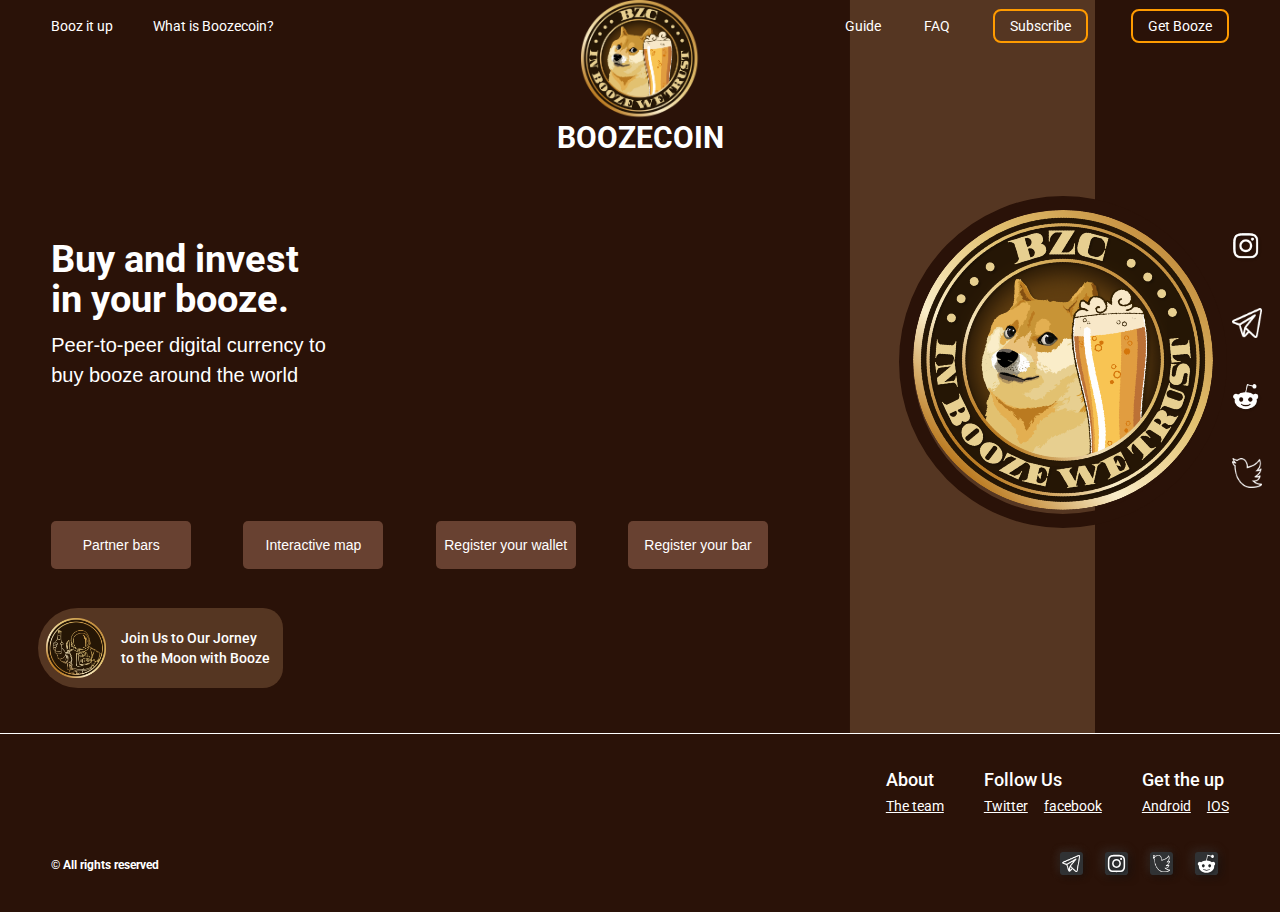
<file: index.html>
<!DOCTYPE html>
<html lang="en">
<head>
    <meta charset="UTF-8">
    <meta http-equiv="X-UA-Compatible" content="IE=edge">
    <meta name="viewport" content="width=device-width, initial-scale=1.0">
    <title>Boozecoin</title>
    <link rel="stylesheet" href="style.css">
    <link rel="stylesheet" href="mobile.css">
</head>
<body>
    <div class="wrapper-body">
    <div class="desktop">
        <div class="background-line">
        <header class="desctop-header">
            <nav class="header__nav">
                <ul class="header__first-btns">
                    <li class="booz-it-up"><a class="header__link" href="booz-it-up.html">Booz it up</a></li>
                    <li><a class="header__link" href="What-is-Boozecoin.html">What is Boozecoin?</a></li>
                </ul>
                <a href="#">
                    <div class="header__title">
                        <img src="black-dog.png" alt="logo" class="header__logo">
                        <h3 class="text-logo">BOOZECOIN</h3>
                    </div>
                </a>
                <ul class="header__last-btns">
                    <li><a class="header__link" href="guide.html">Guide</a></li>
                    <li><a class="header__link" href="FAQ.html">FAQ</a></li>
                    <li><a class="header__btn-border" href="#">Subscribe</a></li>
                    <li><a class="header__btn-border" href="get_booze.html">Get Booze</a></li>
                </ul>
            </nav>
        </header>
        <main class="desktop-main">
            <div class="wrapper-main">
                <div class="wrapper-img-text">
                    <div class="main-content">
                        <div class="wrapper-text">
                            <div class="main__title">
                                <h1 class="title-text">Buy and invest</h1>
                                <h1 class="title-text">in your booze.</h1>
                            </div>
                            <div class="main__subtitle">
                                <h2 class="subtitle-text">Peer-to-peer digital currency to</h2>
                                <h2 class="subtitle-text">buy booze around the world</h2>
                            </div>
                            <div class="main__wrapper">
                                <button class="main__button">Partner bars</button>
                                <button class="main__button">Interactive map</button>
                                <button class="main__button">Register your wallet</button>
                                <button class="main__button">Register your bar</button>
                            </div>
                        </div>
                        <div class="wrapper-img-main">
                            <div class="border">
                                <img src="background.png" alt="" class="background">
                            </div>
                        <div class="aside">
                            <a href="#"><img class="aside__items" src="insta-aside.png" alt="social-items"></a>
                            <a href="#"><img class="aside__items" src="telega-aside.png" alt="social-items"></a>
                            <a href="#"><img class="aside__items" src="reddit-aside.png" alt="social-items"></a>
                            <a href="#"><img class="aside__items" src="twiiter-aside.png" alt="social-items"></a>
                        </div>
                        </div>
                    </div>
                </div>
            </div>

            <div class="main__item">
                <img class="cosmonaut" src="cosmonaut.png" alt="">
                <div class="main__text">Join Us to Our Jorney to the Moon with Booze</div>
            </div>
        </main>
        <div class="line line-height"></div>
        <div class="delimiter"></div>
        </div>
        <footer class="desktop-footer">
            <div class="footer__row-first">
                <div class="footer-links">
                    <div class="footer-card">
                        <h4 class="footer-title">About</h4>
                        <a class="footer-link" href="about.html">The team</a>
                    </div>
                    <div class="footer-card">
                        <h4 class="footer-title">Follow Us</h4>
                        <div class="row-footer-link">
                            <a class="footer-link first" href="#">Twitter</a>
                            <a class="footer-link" href="#">facebook</a>
                        </div>
                    </div>
                    <div class="footer-card">
                        <h4 class="footer-title">Get the up</h4>
                        <div class="row-footer-link">
                            <a class="footer-link first" href="#">Android</a>
                            <a class="footer-link" href="#">IOS</a>
                        </div>
                    </div>
                </div>
            </div>
            <div class="footer__row-second">
                <h5 class="copyright">© All rights reserved</h5>
                <div class="footer-icons">
                    <a href="#"><img class="footer-icon" src="telega-desk.png" alt=""></a>
                    <a href="#"><img class="footer-icon" src="ic2.svg" alt=""></a>
                    <a href="#"><img class="footer-icon" src="twiiter-desk.png" alt=""></a>
                    <a href="#"><img class="footer-icon" src="ic4.svg" alt=""></a>
                </div>
            </div>
        </footer>
    </div>

     <!-- MOBILE SITE  -->
    <div class="mobile">
        <header class="mobile-header">
            <nav role="navigation">
                <div id="menuToggle">
                  <!--
                  A fake / hidden checkbox is used as click reciever,
                  so you can use the :checked selector on it.
                  -->
                  <input type="checkbox" />
                  
                  <!--
                  Some spans to act as a hamburger.
                  
                  They are acting like a real hamburger,
                  not that McDonalds stuff.
                  -->
                  <span></span>
                  <span></span>
                  <span></span>
                  
                  <!--
                  Too bad the menu has to be inside of the button
                  but hey, it's pure CSS magic.
                  -->
                  <ul id="menu">
                    <a href="#"><li>Partner bars</li></a>
                    <a href="#"><li>Interactive map</li></a>
                    <a href="#"><li>Register your wallet</li></a>
                    <a href="#"><li>Register your bar</li></a>
                  </ul>
                </div>
              </nav>
            <h2 class="header-text__mobile">BOOZECOIN</h2>
            <div class="wrapper-header-logo_mobile">
                <img class="header-logo__mobile" src="black-dog.png" alt="">
            </div>
        </header>
        <main class="main-mobile">
            <div>
            <div style="display: flex; height: 86px;">
                <div class="wrapper-title-main-text_mobile">
                <h2 class="main-title-text_mobile">Buy and invest in your booze.</h2>
                </div>
                <div class="wrapper-icon-main_mobile">
                <img class="main-icon_mobile" src="black-dog.png" alt="">
                </div>
            </div>
            <p class="main-text_mobile">Peer-to-peer digital currency to buy booze around the world</p>
            </div>
        </main>
        <section class="section-text_mobile">
            <div style="width: 85%;">
            <h2 class="title-section__mobile">HOW TO GET BZC</h2>
            
            <div class="list-mobile">
                <h3 class="title-list-mobile">1. CREATE A WALLET</h3>
                <p class="description-mobile">Download and Install <a class="metamask" href="https://metamask.io/">Metamask</a>. Follow the instructions for installation</p>
            </div>
            <div class="list-mobile">
                <h3 class="title-list-mobile">2. CONFIGURE NETWORK</h3>
                <ol class="ol-mobile">
                    <li class="li-mobile">Open Metamask wallet</li>
                    <li class="li-mobile">Switch to "Smart Chain" network</li>
                    <li class="li-mobile">Go to settings and tap "Networks"</li>
                    <li class="li-mobile">Tap "Add Network" and type as follow:</li>
                </ol>
            </div>
            <div class="list-mobile">
                <h3 class="title-list-mobile">Network Name</h3>
                <p class="description-mobile">Smart Chain</p>
            </div>
            <div class="list-mobile">
                <h3 class="title-list-mobile">RPC Url</h3>
                <p class="description-mobile">https://bsc-dataseed.binance.org</p>
            </div>
            <div class="list-mobile">
                <h3 class="title-list-mobile">Chain ID</h3>
                <p class="description-mobile">56</p>
            </div>
            <div class="list-mobile">
                <h3 class="title-list-mobile">Symbol</h3>
                <p class="description-mobile">BNB</p>
            </div>
            
            <img class="line-section__mobile" src="LINE-MOBILE.png" alt="">  
            
            <div class="wrapper-back-mobile">
                <img class="back-1-mobile" src="/back1.webp" alt="">
            </div>

            <img class="line-section__mobile" src="LINE-MOBILE.png" alt=""> 
            <div class="list-mobile">
                <h3 class="title-list-mobile">4. SWAP FOR BZC</h3>
                <ol class="ol-mobile">
                    <li class="li-mobile">You will need BNB or other coins supported by "Metamask" in your wallet to swap it for "BZC". Buy BNB</li>
                    <li class="li-mobile">At main menu (Metamask) tap "Swap"</li>
                    <li class="li-mobile">Enter BNB amount to swap for "BZC"</li>
                    <li class="li-mobile">Click "Get Quotes"</li>
                    <li class="li-mobile">Slide to "Confirm</li>
                </ol>
            </div>
            <div class="list-mobile">
                <h3 class="title-list-mobile">5. "BZC" WILL APPEAR IN YOUR METAMASK WALLET</h3>
                <a class="buy-mobile" href="#">buy</a>
            </div>

            <img class="line-section__mobile" src="LINE-MOBILE.png" alt="">  
            
            <div class="wrapper-back-mobile">
                <img class="back-2-mobile" src="/back1.webp" alt="">
            </div>

            <img class="line-section__mobile" src="LINE-MOBILE.png" alt="">  
                                                                          
            <h2 class="title-section__mobile">BOOZ IT UP</h2>

            <p class="text-section__mobile">
                Market size of the bars and nightclubs in the US only is estimated by USD 22.33 bln.  and is projected to reach USD 38.09 Billion by 2028.
            </p>
            <p class="text-section__mobile">
                BZC is a project to create first ever decentralized global chain of bars. All partnering bars save their unique identity and at the same time united in one chain of bars that accept BZC what makes them listed in our BZC App map and all our promoting materials! BZC team provide full technical support for the use of BZC, from installation to cash out. Our timeline is based on several main stages: Launched BZC and the website late August 2021
            </p>
            <p class="text-section__mobile">
                BZC listed at the several swap services, starting with https://pancakeswap.finance/ - September 5th 2021
            </p>
            <p class="text-section__mobile">
                BZC is available for MetaMask swap – Early October 2021
            </p>
            <p class="text-section__mobile">
                BZC app developed and launched – late October 2021
            </p>
            <p class="text-section__mobile">
                BZC bar chain reach 100 partners - March 2022
            </p>
            <img class="line-section__mobile" src="LINE-MOBILE.png" alt="">
            <h2 class="title-section__mobile">WHAT IS BOOZECOIN?</h2>
            <p class="text-section__mobile">
                The COVID pandemic has divided us, isolated and distanced. Many turned out to be far from their relatives, friends, and their booze fellas. The Booze Coin project is an opportunity to treat your buddy on the other side of the world by paying for his/her booze with BZC.
            </p>
            <p class="text-section__mobile">
                As part of this project, we are creating an application that allows users to check in at a bar that accepts BZC, and all her/his friends will be notified of this, which in turn will allow them to treat their friend to a drink, even if s/he is on the other side of the world, with one finger move. The bar will receive BZC payment and your personal message about who this drink is for. This is an opportunity to support your booze fellow even at a distance. BZC rate is flexible, market based, and every participating bar just indicate the cost of the booze which is automatically recalculates to BZC by the current market rate.
            </p>
            <p class="text-section__mobile">
                But BZC is not just another coin to pay, you can invest in in your booze for the future! The emission of our token is 10 billion, and the initial cost of BZC is very low with the prospect of growth as its popularity grows.
            </p>
            <img class="section-small-line__mobile" src="line__mobile.png" alt="">

            <h2 class="title-section__mobile">About</h2>
            <p class="text-section__mobile">Lorem ipsum dolor sit amet, consectetur adipiscing elit. Vitae porta nisl nisl in in amet scelerisque scelerisque. Mauris aliquet integer lobortis integer. Mauris, at in sed adipiscing lorem nulla congue dui gravida. Id elit, ac semper id purus. Felis risus aliquet ac senectus risus tortor mattis laoreet.
                Ullamcorper pretium eros amet a, mauris ultrices et. Sed non a dignissim ac nunc aliquam quam orci commodo. Massa magna ut leo euismod eu lorem. Et auctor turpis nec id. Pharetra non et sapien feugiat scelerisque. Suscipit sed quis turpis pellentesque gravida mauris. Sociis sed a vitae gravida. Pellentesque faucibus nisi faucibus tristique tincidunt morbi mauris malesuada. Non pretium eros aenean pellentesque urna velit consectetur etiam. Sed facilisi duis erat vulputate. Consequat nunc consequat quis blandit turpis ut morbi tellus sagittis. Sed eget elementum interdum at dolor pellentesque augue nisl. Amet, vitae, vel id vulputate. Sagittis semper magna ante scelerisque pellentesque sed tortor. Bibendum quam varius risus rutrum sit.
                Enim aliquet non erat auctor purus. Et enim dui mus fames a quis elementum maecenas. Laoreet quis purus urna diam ut morbi risus ac.</p>

            <img class="section-small-line__mobile" src="line__mobile.png" alt="">
            </div>
        </section>
        <section class="section-social__mobile">
            <h2  class="title-section__mobile">YOU CAN FIND US HERE</h2>
            <div class="wrapper-cards-section__mobile">
                <div class="section-card">
                    <img class="social-item__mobile-1" src="ic-social-mobile1.png" alt="">
                    <h3 class="title-social__mobile">Reddit</h3>
                </div>
                <div class="section-card">
                    <img class="social-item__mobile-2" src="ic-social-mobile2.png" alt="">
                    <h3 class="title-social__mobile">Inst</h3>
                </div>
                <div class="section-card">
                    <img class="social-item__mobile-3" src="ic-social-mobile3.png" alt="">
                    <h3 class="title-social__mobile">Telegram</h3>
                </div>
                <div class="section-card">
                    <img class="social-item__mobile-4" src="ic-social-mobile4.png" alt="">
                    <h3 class="title-social__mobile">Twitter</h3>
                </div>
            </div>
        </section>
        <section class="section-text_mobile" style="margin-bottom: 5%;">
            <div style="width: 85%;">
                <img class="line-section__mobile" src="LINE-MOBILE.png" alt="">
                <h2 class="title-section__mobile">WHAT IS BOOZECOIN?</h2>

                <p class="text-section__mobile">
                    The COVID pandemic has divided us, isolated and distanced. Many turned out to be far from their relatives, friends, and their booze fellas. The Booze Coin project is an opportunity to treat your buddy on the other side of the world by paying for his/her booze with BZC.
                </p>
                <p class="text-section__mobile">
                    As part of this project, we are creating an application that allows users to check in at a bar that accepts BZC, and all her/his friends will be notified of this, which in turn will allow them to treat their friend to a drink, even if s/he is on the other side of the world, with one finger move. The bar will receive BZC payment and your personal message about who this drink is for. This is an opportunity to support your booze fellow even at a distance. BZC rate is flexible, market based, and every participating bar just indicate the cost of the booze which is automatically recalculates to BZC by the current market rate.
                </p>
                <p class="text-section__mobile">
                    But BZC is not just another coin to pay, you can invest in in your booze for the future! The emission of our token is 10 billion, and the initial cost of BZC is very low with the prospect of growth as its popularity grows.
                </p>
                <img class="line-section__mobile" src="LINE-MOBILE.png" alt="">
                <h2 class="title-section__mobile">GUIDE</h2>
                <p class="text-section__mobile">
                    Lorem ipsum dolor sit amet, consectetur adipiscing elit. Vitae porta nisl nisl in in amet scelerisque scelerisque. Mauris aliquet integer lobortis integer. Mauris, at in sed adipiscing lorem nulla congue dui gravida. Id elit, ac semper id purus. Felis risus aliquet ac senectus risus tortor mattis laoreet. Ullamcorper pretium eros amet a, mauris ultrices et. Sed non a dignissim ac nunc aliquam quam orci commodo. Massa magna ut leo euismod eu lorem. Et auctor turpis nec id. Pharetra non et sapien feugiat scelerisque. Suscipit sed quis turpis pellentesque gravida mauris. Sociis sed a vitae gravida. Pellentesque faucibus nisi faucibus tristique tincidunt morbi mauris malesuada. Non pretium eros aenean pellentesque urna velit consectetur etiam. Sed facilisi duis erat vulputate. Consequat nunc consequat quis blandit turpis ut morbi tellus sagittis. Sed eget elementum interdum at dolor pellentesque augue nisl. Amet, vitae, vel id vulputate. Sagittis semper magna ante scelerisque pellentesque sed tortor. Bibendum quam varius risus rutrum sit. Enim aliquet non erat auctor purus. Et enim dui mus fames a quis elementum maecenas. Laoreet quis purus urna diam ut morbi risus ac.
                </p>
            </div>
        </section>
        <footer class="footer-mobile">
            <div class="footer-row__mobile">
                <div class="card-footer__mobile">
                    <h3 class="title-footer__mobile">About</h3>
                    <div class="footer-links__mobile">
                        <a href="" class="footer-link__mobile">The team</a>
                    </div>
                </div>
                <div class="card-footer__mobile">
                    <h3 class="title-footer__mobile">Follow Us</h3>
                    <div class="footer-links__mobile">
                        <a href="" class="footer-link__mobile">Twitter</a>
                        <a href="" class="footer-link__mobile">Facebook</a>
                    </div>
                </div>
                <div class="card-footer__mobile">
                    <h3 class="title-footer__mobile">Get the app</h3>
                    <div class="footer-links__mobile">
                        <a href="" class="footer-link__mobile">Android</a>
                        <a href="" class="footer-link__mobile">IOS</a>
                    </div>
                </div>
            </div>
            <div class="footer-icons__mobile">
                <a href="#"><img src="twiiter-footer-m1.png" alt="" class="footer-icon__mobile"></a>
                <a href="#"><img src="twiiter-footer-m2.png" alt="" class="footer-icon__mobile"></a>
                <a href="#"><img src="twiiter-footer-m3.png" alt="" class="footer-icon__mobile"></a>
                <a href="#"><img src="twiiter-footer-m4.png" alt="" class="footer-icon__mobile"></a>
            </div>
        </footer>
    </div>
    </div>
</body>
</html>
</file>
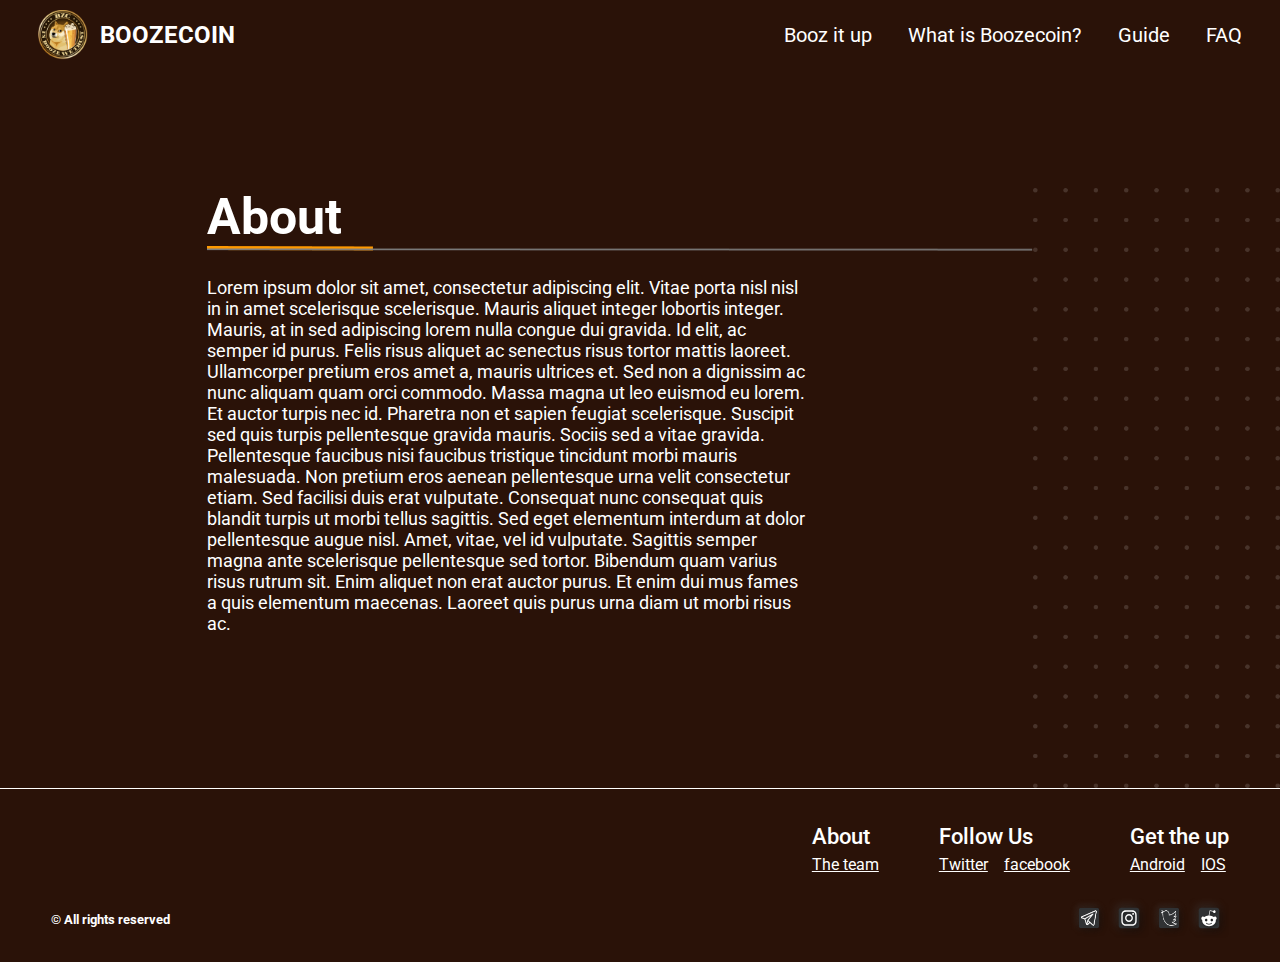
<file: about.html>
<!DOCTYPE html>
<html lang="en">
<head>
    <meta charset="UTF-8">
    <meta http-equiv="X-UA-Compatible" content="IE=edge">
    <meta name="viewport" content="width=device-width, initial-scale=1.0">
    <title>Boozecoin</title>
    <link rel="stylesheet" href="main.css">
    <link rel="stylesheet" href="mobile.css">
</head>
<body>
    <div class="wrapper-body">
    <div class="desktop">
    <header class="desktop-header">
        <a href="./index.html"><div class="logo">
            <img class="logo-icon" src="header-logo.png" alt="">
            <h2 class="text-logo">BOOZECOIN</h2>
        </div></a>
        <div class="header-links">
            <a class="header-link" href="./booz-it-up.html">Booz it up</a>
            <a class="header-link" href="./What-is-Boozecoin.html">What is Boozecoin?</a>
            <a class="header-link" href="./guide.html">Guide</a>
            <a class="header-link" href="./FAQ.html">FAQ</a>
        </div>
    </header>
    <main class="desktop-main">
        <div class="main-content">
            <div class="main-content__wrapper">
                <h1 class="title-text">About</h1>
                <img class="main-line" src="line-main.png" alt="">
                <p class="main-text" style="margin-top: 10px;">
                    Lorem ipsum dolor sit amet, consectetur adipiscing elit. Vitae porta nisl nisl in in amet scelerisque scelerisque. Mauris aliquet integer lobortis integer. Mauris, at in sed adipiscing lorem nulla congue dui gravida. Id elit, ac semper id purus. Felis risus aliquet ac senectus risus tortor mattis laoreet.
Ullamcorper pretium eros amet a, mauris ultrices et. Sed non a dignissim ac nunc aliquam quam orci commodo. Massa magna ut leo euismod eu lorem. Et auctor turpis nec id. Pharetra non et sapien feugiat scelerisque. Suscipit sed quis turpis pellentesque gravida mauris. Sociis sed a vitae gravida. Pellentesque faucibus nisi faucibus tristique tincidunt morbi mauris malesuada. Non pretium eros aenean pellentesque urna velit consectetur etiam. Sed facilisi duis erat vulputate. Consequat nunc consequat quis blandit turpis ut morbi tellus sagittis. Sed eget elementum interdum at dolor pellentesque augue nisl. Amet, vitae, vel id vulputate. Sagittis semper magna ante scelerisque pellentesque sed tortor. Bibendum quam varius risus rutrum sit.
Enim aliquet non erat auctor purus. Et enim dui mus fames a quis elementum maecenas. Laoreet quis purus urna diam ut morbi risus ac.
                </p>
            </div>
        </div>
        <div class="wrapper-points">
            <img class="points" src="point.png" alt="">
        </div>
    </main>
    <footer class="desktop-footer">
        <div class="footer__row-first">
            <div class="footer-links">
                <div class="footer-card">
                    <h4 class="footer-title">About</h4>
                    <a class="footer-link" href="about.html">The team</a>
                </div>
                <div class="footer-card">
                    <h4 class="footer-title">Follow Us</h4>
                    <div class="row-footer-link">
                        <a class="footer-link first" href="#">Twitter</a>
                        <a class="footer-link" href="#">facebook</a>
                    </div>
                </div>
                <div class="footer-card">
                    <h4 class="footer-title">Get the up</h4>
                    <div class="row-footer-link">
                        <a class="footer-link first" href="#">Android</a>
                        <a class="footer-link" href="#">IOS</a>
                    </div>
                </div>
            </div>
        </div>
        <div class="footer__row-second">
            <h5 class="copyright">© All rights reserved</h5>
            <div class="footer-icons">
                <a href="#"><img class="footer-icon" src="telega-desk.png" alt=""></a>
                <a href="#"><img class="footer-icon" src="ic2.svg" alt=""></a>
                <a href="#"><img class="footer-icon" src="twiiter-desk.png" alt=""></a>
                <a href="#"><img class="footer-icon" src="ic4.svg" alt=""></a>
            </div>
        </div>
    </footer>
    </div>
    <!-- MOBILE SITE  -->
    <div class="mobile">
        <header class="mobile-header">
            <nav role="navigation">
                <div id="menuToggle">
                  <!--
                  A fake / hidden checkbox is used as click reciever,
                  so you can use the :checked selector on it.
                  -->
                  <input type="checkbox" />
                  
                  <!--
                  Some spans to act as a hamburger.
                  
                  They are acting like a real hamburger,
                  not that McDonalds stuff.
                  -->
                  <span></span>
                  <span></span>
                  <span></span>
                  
                  <!--
                  Too bad the menu has to be inside of the button
                  but hey, it's pure CSS magic.
                  -->
                  <ul id="menu">
                    <a href="#"><li>Partner bars</li></a>
                    <a href="#"><li>Interactive map</li></a>
                    <a href="#"><li>Register your wall</li></a>
                    <a href="#"><li>Register your bar</li></a>
                  </ul>
                </div>
              </nav>
            <h2 class="header-text__mobile">BOOZECOIN</h2>
            <div class="wrapper-header-logo_mobile">
                <img class="header-logo__mobile" src="cosmonaut-footer.png" alt="">
            </div>
        </header>
        <main class="main-mobile">
            <div>
            <div style="display: flex; height: 86px;">
                <div class="wrapper-title-main-text_mobile">
                <h2 class="main-title-text_mobile">Buy and invest in your booze.</h2>
                </div>
                <div class="wrapper-icon-main_mobile">
                <img class="main-icon_mobile" src="cosmonaut-footer.png" alt="">
                </div>
            </div>
            <p class="main-text_mobile">Peer-to-peer digital currency to buy booze around the world</p>
            </div>
        </main>
        <section class="section-text_mobile">
            <div style="width: 85%;">
            <h2 class="title-section__mobile">BOOZ IT UP</h2>

            <p class="text-section__mobile">
                Market size of the bars and nightclubs in the US only is estimated by USD 22.33 bln.  and is projected to reach USD 38.09 Billion by 2028.
            </p>
            <p class="text-section__mobile">
                BZC is a project to create first ever decentralized global chain of bars. All partnering bars save their unique identity and at the same time united in one chain of bars that accept BZC what makes them listed in our BZC App map and all our promoting materials! BZC team provide full technical support for the use of BZC, from installation to cash out. Our timeline is based on several main stages: Launched BZC and the website late August 2021
            </p>
            <p class="text-section__mobile">
                BZC listed at the several swap services, starting with https://pancakeswap.finance/ - September 5th 2021
            </p>
            <p class="text-section__mobile">
                BZC is available for MetaMask swap – Early October 2021
            </p>
            <p class="text-section__mobile">
                BZC app developed and launched – late October 2021
            </p>
            <p class="text-section__mobile">
                BZC bar chain reach 100 partners - March 2022
            </p>
            <img class="line-section__mobile" src="LINE-MOBILE.png" alt="">
            <h2 class="title-section__mobile">WHAT IS BOOZECOIN?</h2>
            <p class="text-section__mobile">
                The COVID pandemic has divided us, isolated and distanced. Many turned out to be far from their relatives, friends, and their booze fellas. The Booze Coin project is an opportunity to treat your buddy on the other side of the world by paying for his/her booze with BZC.
            </p>
            <p class="text-section__mobile">
                As part of this project, we are creating an application that allows users to check in at a bar that accepts BZC, and all her/his friends will be notified of this, which in turn will allow them to treat their friend to a drink, even if s/he is on the other side of the world, with one finger move. The bar will receive BZC payment and your personal message about who this drink is for. This is an opportunity to support your booze fellow even at a distance. BZC rate is flexible, market based, and every participating bar just indicate the cost of the booze which is automatically recalculates to BZC by the current market rate.
            </p>
            <p class="text-section__mobile">
                But BZC is not just another coin to pay, you can invest in in your booze for the future! The emission of our token is 10 billion, and the initial cost of BZC is very low with the prospect of growth as its popularity grows.
            </p>
            <img class="section-small-line__mobile" src="line__mobile.png" alt="">
            </div>
        </section>
        <section class="section-social__mobile">
            <h2  class="title-section__mobile">YOU CAN FIND US HERE</h2>
            <div class="wrapper-cards-section__mobile">
                <div class="section-card">
                    <img class="social-item__mobile-1" src="ic-social-mobile1.png" alt="">
                    <h3 class="title-social__mobile">Reddit</h3>
                </div>
                <div class="section-card">
                    <img class="social-item__mobile-2" src="ic-social-mobile2.png" alt="">
                    <h3 class="title-social__mobile">Inst</h3>
                </div>
                <div class="section-card">
                    <img class="social-item__mobile-3" src="ic-social-mobile3.png" alt="">
                    <h3 class="title-social__mobile">Telegram</h3>
                </div>
                <div class="section-card">
                    <img class="social-item__mobile-4" src="ic-social-mobile4.png" alt="">
                    <h3 class="title-social__mobile">Twitter</h3>
                </div>
            </div>
        </section>
        <section class="section-text_mobile" style="margin-bottom: 5%;">
            <div style="width: 85%;">
                <img class="line-section__mobile" src="LINE-MOBILE.png" alt="">
                <h2 class="title-section__mobile">WHAT IS BOOZECOIN?</h2>

                <p class="text-section__mobile">
                    The COVID pandemic has divided us, isolated and distanced. Many turned out to be far from their relatives, friends, and their booze fellas. The Booze Coin project is an opportunity to treat your buddy on the other side of the world by paying for his/her booze with BZC.
                </p>
                <p class="text-section__mobile">
                    As part of this project, we are creating an application that allows users to check in at a bar that accepts BZC, and all her/his friends will be notified of this, which in turn will allow them to treat their friend to a drink, even if s/he is on the other side of the world, with one finger move. The bar will receive BZC payment and your personal message about who this drink is for. This is an opportunity to support your booze fellow even at a distance. BZC rate is flexible, market based, and every participating bar just indicate the cost of the booze which is automatically recalculates to BZC by the current market rate.
                </p>
                <p class="text-section__mobile">
                    But BZC is not just another coin to pay, you can invest in in your booze for the future! The emission of our token is 10 billion, and the initial cost of BZC is very low with the prospect of growth as its popularity grows.
                </p>
                <img class="line-section__mobile" src="/LINE-MOBILE.png" alt="">
                <h2 class="title-section__mobile">GUIDE</h2>
                <p class="text-section__mobile">
                    Lorem ipsum dolor sit amet, consectetur adipiscing elit. Vitae porta nisl nisl in in amet scelerisque scelerisque. Mauris aliquet integer lobortis integer. Mauris, at in sed adipiscing lorem nulla congue dui gravida. Id elit, ac semper id purus. Felis risus aliquet ac senectus risus tortor mattis laoreet. Ullamcorper pretium eros amet a, mauris ultrices et. Sed non a dignissim ac nunc aliquam quam orci commodo. Massa magna ut leo euismod eu lorem. Et auctor turpis nec id. Pharetra non et sapien feugiat scelerisque. Suscipit sed quis turpis pellentesque gravida mauris. Sociis sed a vitae gravida. Pellentesque faucibus nisi faucibus tristique tincidunt morbi mauris malesuada. Non pretium eros aenean pellentesque urna velit consectetur etiam. Sed facilisi duis erat vulputate. Consequat nunc consequat quis blandit turpis ut morbi tellus sagittis. Sed eget elementum interdum at dolor pellentesque augue nisl. Amet, vitae, vel id vulputate. Sagittis semper magna ante scelerisque pellentesque sed tortor. Bibendum quam varius risus rutrum sit. Enim aliquet non erat auctor purus. Et enim dui mus fames a quis elementum maecenas. Laoreet quis purus urna diam ut morbi risus ac.
                </p>
            </div>
        </section>
        <footer class="footer-mobile">
            <div class="footer-row__mobile">
                <div class="card-footer__mobile">
                    <h3 class="title-footer__mobile">About</h3>
                    <div class="footer-links__mobile">
                        <a href="" class="footer-link__mobile">The team</a>
                    </div>
                </div>
                <div class="card-footer__mobile">
                    <h3 class="title-footer__mobile">Follow Us</h3>
                    <div class="footer-links__mobile">
                        <a href="" class="footer-link__mobile">Twitter</a>
                        <a href="" class="footer-link__mobile">Facebook</a>
                    </div>
                </div>
                <div class="card-footer__mobile">
                    <h3 class="title-footer__mobile">Get the app</h3>
                    <div class="footer-links__mobile">
                        <a href="" class="footer-link__mobile">Android</a>
                        <a href="" class="footer-link__mobile">IOS</a>
                    </div>
                </div>
            </div>
            <div class="footer-icons__mobile">
                <a href="#"><img src="twiiter-footer-m1.png" alt="" class="footer-icon__mobile"></a>
                <a href="#"><img src="twiiter-footer-m2.png" alt="" class="footer-icon__mobile"></a>
                <a href="#"><img src="twiiter-footer-m3.png" alt="" class="footer-icon__mobile"></a>
                <a href="#"><img src="twiiter-footer-m4.png" alt="" class="footer-icon__mobile"></a>
            </div>
        </footer>
    </div>
    </div>
</body>
</html>
</file>
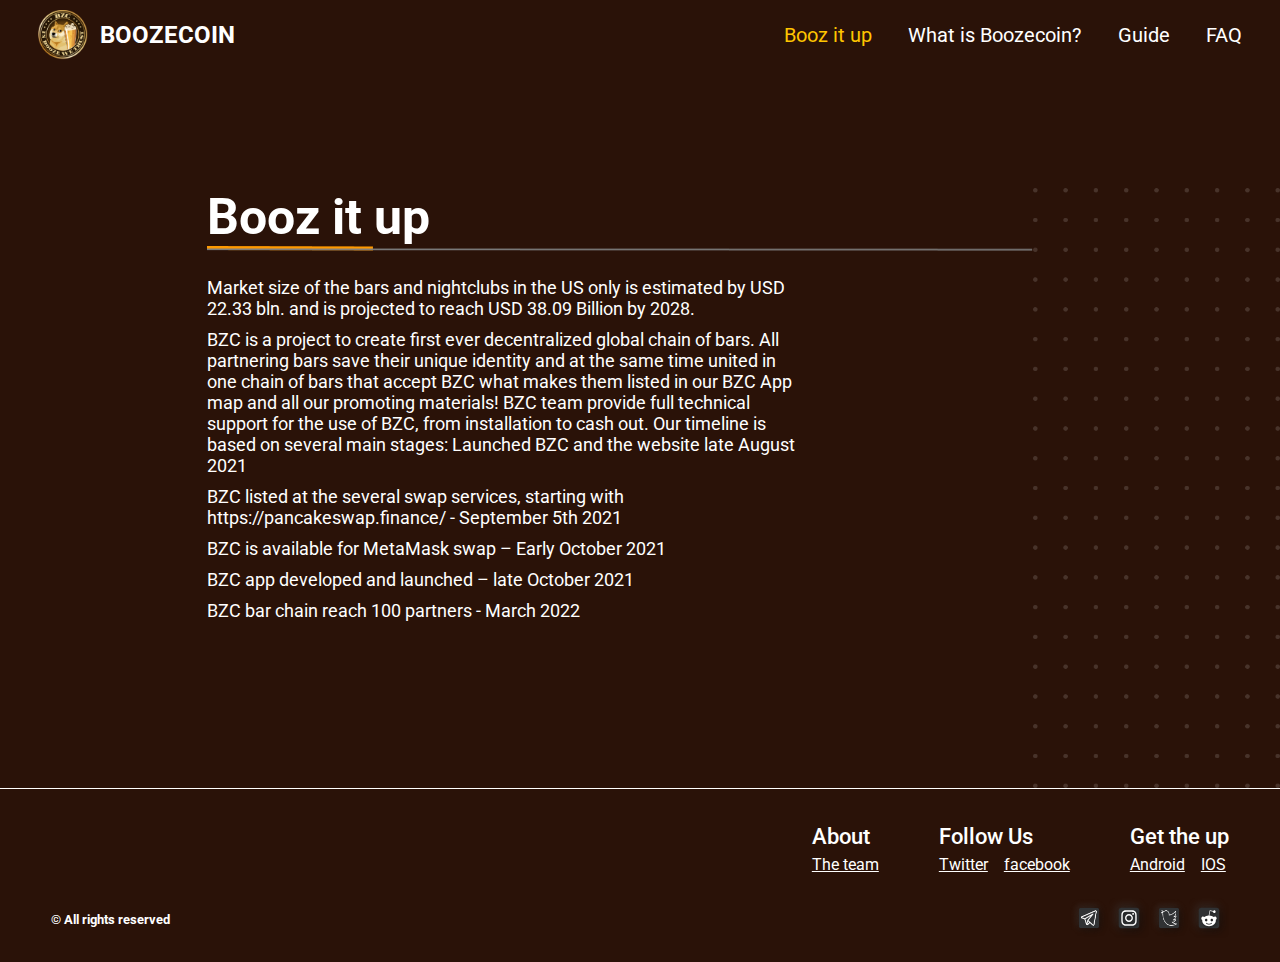
<file: booz-it-up.html>
<!DOCTYPE html>
<html lang="en">
<head>
    <meta charset="UTF-8">
    <meta http-equiv="X-UA-Compatible" content="IE=edge">
    <meta name="viewport" content="width=device-width, initial-scale=1.0">
    <title>Boozecoin</title>
    <link rel="stylesheet" href="main.css">
    <link rel="stylesheet" href="mobile.css">
</head>
<body>
    <div class="wrapper-body">
    <div class="desktop">
        <header class="desktop-header">
            <a href="./index.html"><div class="logo">
                <img class="logo-icon" src="header-logo.png" alt="">
                <h2 class="text-logo">BOOZECOIN</h2>
            </div></a>
            <div class="header-links">
                <a class="header-link active" href="">Booz it up</a>
                <a class="header-link" href="./What-is-Boozecoin.html">What is Boozecoin?</a>
                <a class="header-link" href="./guide.html">Guide</a>
                <a class="header-link" href="./FAQ.html">FAQ</a>
            </div>
        </header>
        <main class="desktop-main">
            <div class="main-content">
                <div class="main-content__wrapper">
                    <h1 class="title-text">Booz it up</h1>
                    <img class="main-line" src="line-main.png" alt="">
                    <p class="main-text" style="margin-top: 10px;">
                        Market size of the bars and nightclubs in the US only is estimated by USD 22.33 bln. and is projected to reach USD 38.09 Billion by 2028.
                    </p>
                    <p class="main-text" style="margin-top: 10px;">
                        BZC is a project to create first ever decentralized global chain of bars. All partnering bars save their unique identity and at the same time united in one chain of bars that accept BZC what makes them listed in our BZC App map and all our promoting materials! BZC team provide full technical support for the use of BZC, from installation to cash out.
Our timeline is based on several main stages:
Launched BZC and the website late August 2021
                    </p>
                    <p class="main-text" style="margin-top: 10px;">
                        BZC listed at the several swap services, starting with https://pancakeswap.finance/ - September 5th 2021
                    </p>
                     <p class="main-text" style="margin-top: 10px;">
                        
BZC is available for MetaMask swap – Early October 2021
                    </p>
                    <p class="main-text" style="margin-top: 10px;">
                         
BZC app developed and launched – late October 2021
                    </p>
                    <p class="main-text" style="margin-top: 10px;">
                         BZC bar chain reach 100 partners - March 2022

                    </p>
                </div>
            </div>
            <div class="wrapper-points">
                <img class="points" src="point.png" alt="">
            </div>
        </main>
        <footer class="desktop-footer">
            <div class="footer__row-first">
                <div class="footer-links">
                    <div class="footer-card">
                        <h4 class="footer-title">About</h4>
                        <a class="footer-link" href="about.html">The team</a>
                    </div>
                    <div class="footer-card">
                        <h4 class="footer-title">Follow Us</h4>
                        <div class="row-footer-link">
                            <a class="footer-link first" href="#">Twitter</a>
                            <a class="footer-link" href="#">facebook</a>
                        </div>
                    </div>
                    <div class="footer-card">
                        <h4 class="footer-title">Get the up</h4>
                        <div class="row-footer-link">
                            <a class="footer-link first" href="#">Android</a>
                            <a class="footer-link" href="#">IOS</a>
                        </div>
                    </div>
                </div>
            </div>
            <div class="footer__row-second">
                <h5 class="copyright">© All rights reserved</h5>
                <div class="footer-icons">
                    <a href="#"><img class="footer-icon" src="telega-desk.png" alt=""></a>
                    <a href="#"><img class="footer-icon" src="ic2.svg" alt=""></a>
                    <a href="#"><img class="footer-icon" src="twiiter-desk.png" alt=""></a>
                    <a href="#"><img class="footer-icon" src="ic4.svg" alt=""></a>
                </div>
            </div>
        </footer>
        </div>
        <!-- MOBILE SITE  -->
        <div class="mobile">
            <header class="mobile-header">
                <nav role="navigation">
                    <div id="menuToggle">
                      <!--
                      A fake / hidden checkbox is used as click reciever,
                      so you can use the :checked selector on it.
                      -->
                      <input type="checkbox" />
                      
                      <!--
                      Some spans to act as a hamburger.
                      
                      They are acting like a real hamburger,
                      not that McDonalds stuff.
                      -->
                      <span></span>
                      <span></span>
                      <span></span>
                      
                      <!--
                      Too bad the menu has to be inside of the button
                      but hey, it's pure CSS magic.
                      -->
                      <ul id="menu">
                        <a href="#"><li>Partner bars</li></a>
                        <a href="#"><li>Interactive map</li></a>
                        <a href="#"><li>Register your wall</li></a>
                        <a href="#"><li>Register your bar</li></a>
                        <a href="https://erikterwan.com/" target="_blank"><li>Show me more</li></a>
                      </ul>
                    </div>
                  </nav>
                <h2 class="header-text__mobile">BOOZECOIN</h2>
                <div class="wrapper-header-logo_mobile">
                    <img class="header-logo__mobile" src="cosmonaut-footer.png" alt="">
                </div>
            </header>
            <main class="main-mobile">
                <div>
                <div style="display: flex; height: 86px;">
                    <div class="wrapper-title-main-text_mobile">
                    <h2 class="main-title-text_mobile">Buy and invest in your booze.</h2>
                    </div>
                    <div class="wrapper-icon-main_mobile">
                    <img class="main-icon_mobile" src="cosmonaut-footer.png" alt="">
                    </div>
                </div>
                <p class="main-text_mobile">Peer-to-peer digital currency to buy booze around the world</p>
                </div>
            </main>
            <section class="section-text_mobile">
                <div style="width: 85%;">
                <h2 class="title-section__mobile">BOOZ IT UP</h2>
    
                <p class="text-section__mobile">
                    Market size of the bars and nightclubs in the US only is estimated by USD 22.33 bln.  and is projected to reach USD 38.09 Billion by 2028.
                </p>
                <p class="text-section__mobile">
                    BZC is a project to create first ever decentralized global chain of bars. All partnering bars save their unique identity and at the same time united in one chain of bars that accept BZC what makes them listed in our BZC App map and all our promoting materials! BZC team provide full technical support for the use of BZC, from installation to cash out. Our timeline is based on several main stages: Launched BZC and the website late August 2021
                </p>
                <p class="text-section__mobile">
                    BZC listed at the several swap services, starting with https://pancakeswap.finance/ - September 5th 2021
                </p>
                <p class="text-section__mobile">
                    BZC is available for MetaMask swap – Early October 2021
                </p>
                <p class="text-section__mobile">
                    BZC app developed and launched – late October 2021
                </p>
                <p class="text-section__mobile">
                    BZC bar chain reach 100 partners - March 2022
                </p>
                <img class="line-section__mobile" src="LINE-MOBILE.png" alt="">
                <h2 class="title-section__mobile">WHAT IS BOOZECOIN?</h2>
                <p class="text-section__mobile">
                    The COVID pandemic has divided us, isolated and distanced. Many turned out to be far from their relatives, friends, and their booze fellas. The Booze Coin project is an opportunity to treat your buddy on the other side of the world by paying for his/her booze with BZC.
                </p>
                <p class="text-section__mobile">
                    As part of this project, we are creating an application that allows users to check in at a bar that accepts BZC, and all her/his friends will be notified of this, which in turn will allow them to treat their friend to a drink, even if s/he is on the other side of the world, with one finger move. The bar will receive BZC payment and your personal message about who this drink is for. This is an opportunity to support your booze fellow even at a distance. BZC rate is flexible, market based, and every participating bar just indicate the cost of the booze which is automatically recalculates to BZC by the current market rate.
                </p>
                <p class="text-section__mobile">
                    But BZC is not just another coin to pay, you can invest in in your booze for the future! The emission of our token is 10 billion, and the initial cost of BZC is very low with the prospect of growth as its popularity grows.
                </p>
                <img class="section-small-line__mobile" src="line__mobile.png" alt="">
                </div>
            </section>
            <section class="section-social__mobile">
                <h2  class="title-section__mobile">YOU CAN FIND US HERE</h2>
                <div class="wrapper-cards-section__mobile">
                    <div class="section-card">
                        <img class="social-item__mobile-1" src="ic-social-mobile1.png" alt="">
                        <h3 class="title-social__mobile">Reddit</h3>
                    </div>
                    <div class="section-card">
                        <img class="social-item__mobile-2" src="ic-social-mobile2.png" alt="">
                        <h3 class="title-social__mobile">Inst</h3>
                    </div>
                    <div class="section-card">
                        <img class="social-item__mobile-3" src="ic-social-mobile3.png" alt="">
                        <h3 class="title-social__mobile">Telegram</h3>
                    </div>
                    <div class="section-card">
                        <img class="social-item__mobile-4" src="ic-social-mobile4.png" alt="">
                        <h3 class="title-social__mobile">Twitter</h3>
                    </div>
                </div>
            </section>
            <section class="section-text_mobile" style="margin-bottom: 5%;">
                <div style="width: 85%;">
                    <img class="line-section__mobile" src="LINE-MOBILE.png" alt="">
                    <h2 class="title-section__mobile">WHAT IS BOOZECOIN?</h2>
    
                    <p class="text-section__mobile">
                        The COVID pandemic has divided us, isolated and distanced. Many turned out to be far from their relatives, friends, and their booze fellas. The Booze Coin project is an opportunity to treat your buddy on the other side of the world by paying for his/her booze with BZC.
                    </p>
                    <p class="text-section__mobile">
                        As part of this project, we are creating an application that allows users to check in at a bar that accepts BZC, and all her/his friends will be notified of this, which in turn will allow them to treat their friend to a drink, even if s/he is on the other side of the world, with one finger move. The bar will receive BZC payment and your personal message about who this drink is for. This is an opportunity to support your booze fellow even at a distance. BZC rate is flexible, market based, and every participating bar just indicate the cost of the booze which is automatically recalculates to BZC by the current market rate.
                    </p>
                    <p class="text-section__mobile">
                        But BZC is not just another coin to pay, you can invest in in your booze for the future! The emission of our token is 10 billion, and the initial cost of BZC is very low with the prospect of growth as its popularity grows.
                    </p>
                    <img class="line-section__mobile" src="LINE-MOBILE.png" alt="">
                    <h2 class="title-section__mobile">GUIDE</h2>
                    <p class="text-section__mobile">
                        Lorem ipsum dolor sit amet, consectetur adipiscing elit. Vitae porta nisl nisl in in amet scelerisque scelerisque. Mauris aliquet integer lobortis integer. Mauris, at in sed adipiscing lorem nulla congue dui gravida. Id elit, ac semper id purus. Felis risus aliquet ac senectus risus tortor mattis laoreet. Ullamcorper pretium eros amet a, mauris ultrices et. Sed non a dignissim ac nunc aliquam quam orci commodo. Massa magna ut leo euismod eu lorem. Et auctor turpis nec id. Pharetra non et sapien feugiat scelerisque. Suscipit sed quis turpis pellentesque gravida mauris. Sociis sed a vitae gravida. Pellentesque faucibus nisi faucibus tristique tincidunt morbi mauris malesuada. Non pretium eros aenean pellentesque urna velit consectetur etiam. Sed facilisi duis erat vulputate. Consequat nunc consequat quis blandit turpis ut morbi tellus sagittis. Sed eget elementum interdum at dolor pellentesque augue nisl. Amet, vitae, vel id vulputate. Sagittis semper magna ante scelerisque pellentesque sed tortor. Bibendum quam varius risus rutrum sit. Enim aliquet non erat auctor purus. Et enim dui mus fames a quis elementum maecenas. Laoreet quis purus urna diam ut morbi risus ac.
                    </p>
                </div>
            </section>
            <footer class="desktop-footer">
                <div class="footer__row-first">
                    <div class="footer-links">
                        <div class="footer-card">
                            <h4 class="footer-title">About</h4>
                            <a class="footer-link" href="about.html">The team</a>
                        </div>
                        <div class="footer-card">
                            <h4 class="footer-title">Follow Us</h4>
                            <div class="row-footer-link">
                                <a class="footer-link first" href="#">Twitter</a>
                                <a class="footer-link" href="#">facebook</a>
                            </div>
                        </div>
                        <div class="footer-card">
                            <h4 class="footer-title">Get the up</h4>
                            <div class="row-footer-link">
                                <a class="footer-link first" href="#">Android</a>
                                <a class="footer-link" href="#">IOS</a>
                            </div>
                        </div>
                    </div>
                </div>
                <div class="footer__row-second">
                    <h5 class="copyright">© All rights reserved</h5>
                    <div class="footer-icons">
                        <a href="#"><img class="footer-icon" src="telega-desk.png" alt=""></a>
                        <a href="#"><img class="footer-icon" src="ic2.svg" alt=""></a>
                        <a href="#"><img class="footer-icon" src="twiiter-desk.png" alt=""></a>
                        <a href="#"><img class="footer-icon" src="ic4.svg" alt=""></a>
                    </div>
                </div>
            </footer>
        </div>
        </div>
</body>

</html>
</file>
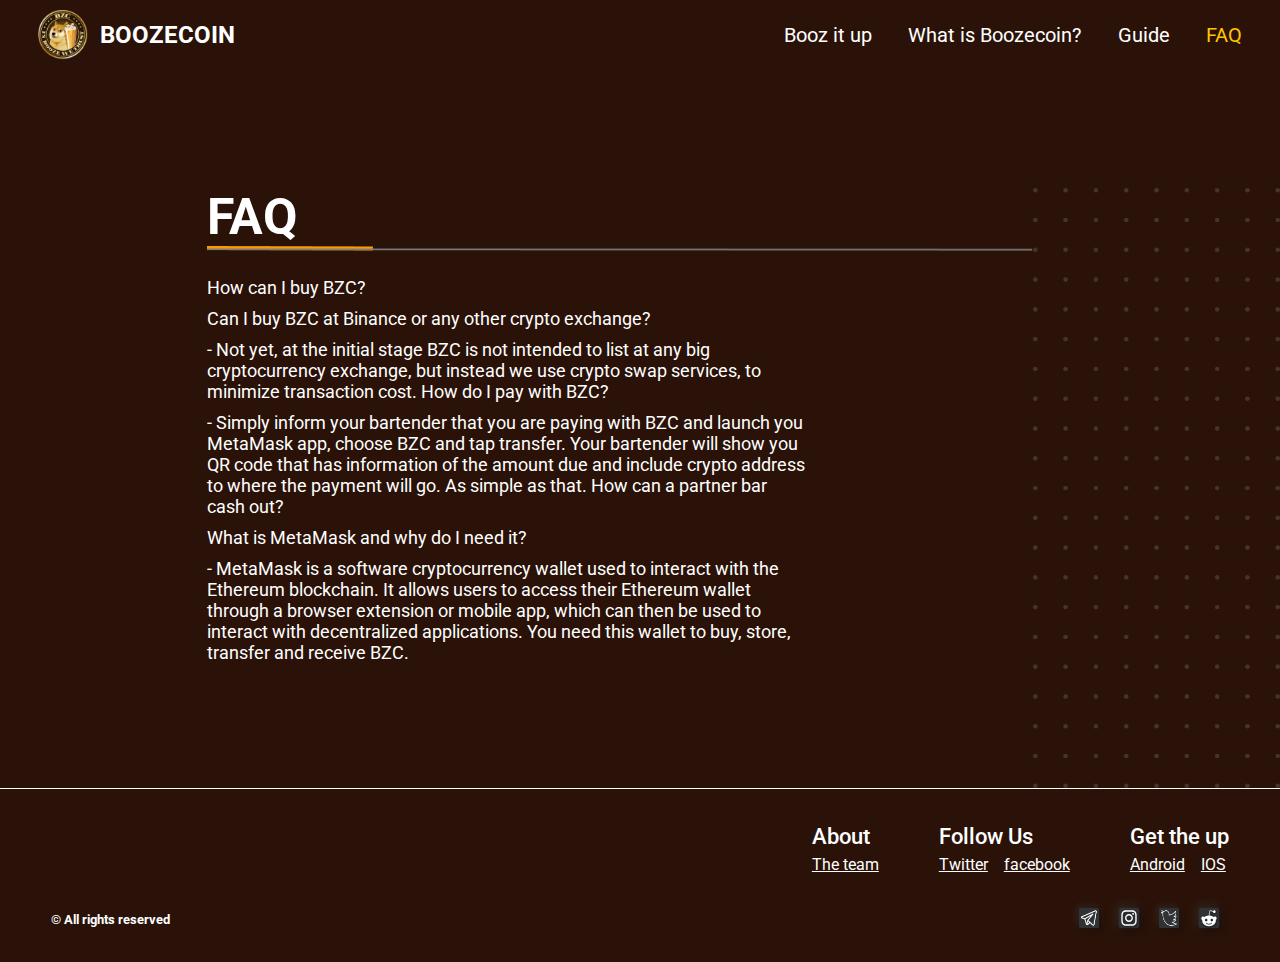
<file: FAQ.html>
<!DOCTYPE html>
<html lang="en">
<head>
    <meta charset="UTF-8">
    <meta http-equiv="X-UA-Compatible" content="IE=edge">
    <meta name="viewport" content="width=device-width, initial-scale=1.0">
    <title>Boozecoin</title>
    <link rel="stylesheet" href="main.css">
    <link rel="stylesheet" href="mobile.css">
</head>
<body>
    <div class="wrapper-body">
    <div class="desktop">
        <header class="desktop-header">
            <a href="./index.html"><div class="logo">
                <img class="logo-icon" src="header-logo.png" alt="">
                <h2 class="text-logo">BOOZECOIN</h2>
            </div></a>
            <div class="header-links">
                <a class="header-link" href="./booz-it-up.html">Booz it up</a>
                <a class="header-link" href="./What-is-Boozecoin.html">What is Boozecoin?</a>
                <a class="header-link" href="./guide.html">Guide</a>
                <a class="header-link active" href="">FAQ</a>
            </div>
        </header>
        <main class="desktop-main">
            <div class="main-content">
                <div class="main-content__wrapper">
                    <h1 class="title-text">FAQ</h1>
                    <img class="main-line" src="line-main.png" alt="">
                    <p class="main-text" style="margin-top: 10px;">
                        How can I buy BZC?
                    </p>
                    <p class="main-text" style="margin-top: 10px;">
                        Can I buy BZC at Binance or any other crypto exchange?
                    </p>
                    <p class="main-text" style="margin-top: 10px;">
                        -	Not yet, at the initial stage BZC is not intended to list at any big cryptocurrency exchange, but instead we use crypto swap services, to minimize transaction cost.
How do I pay with BZC?
                    </p>
                    <p class="main-text" style="margin-top: 10px;">
                            -	Simply inform your bartender that you are paying with BZC and launch you MetaMask app, choose BZC and tap transfer. Your bartender will show you QR code that has information of the amount due and include crypto address to where the payment will go. As simple as that.
How can a partner bar cash out?
                    </p>
                    <p class="main-text" style="margin-top: 10px;">
                        What is MetaMask and why do I need it?

     
                    </p>
                    <p class="main-text" style="margin-top: 10px;">
                        -	MetaMask is a software cryptocurrency wallet used to interact with the Ethereum blockchain. It allows users to access their Ethereum wallet through a browser extension or mobile app, which can then be used to interact with decentralized applications. You need this wallet to buy, store, transfer and receive BZC.

                    </p>
                </div>
            </div>
            <div class="wrapper-points">
                <img class="points" src="point.png" alt="">
            </div>
        </main>
        <footer class="desktop-footer">
            <div class="footer__row-first">
                <div class="footer-links">
                    <div class="footer-card">
                        <h4 class="footer-title">About</h4>
                        <a class="footer-link" href="about.html">The team</a>
                    </div>
                    <div class="footer-card">
                        <h4 class="footer-title">Follow Us</h4>
                        <div class="row-footer-link">
                            <a class="footer-link first" href="#">Twitter</a>
                            <a class="footer-link" href="#">facebook</a>
                        </div>
                    </div>
                    <div class="footer-card">
                        <h4 class="footer-title">Get the up</h4>
                        <div class="row-footer-link">
                            <a class="footer-link first" href="#">Android</a>
                            <a class="footer-link" href="#">IOS</a>
                        </div>
                    </div>
                </div>
            </div>
            <div class="footer__row-second">
                <h5 class="copyright">© All rights reserved</h5>
                <div class="footer-icons">
                    <a href="#"><img class="footer-icon" src="telega-desk.png" alt=""></a>
                    <a href="#"><img class="footer-icon" src="ic2.svg" alt=""></a>
                    <a href="#"><img class="footer-icon" src="twiiter-desk.png" alt=""></a>
                    <a href="#"><img class="footer-icon" src="ic4.svg" alt=""></a>
                </div>
            </div>
        </footer>
        </div>
        <!-- MOBILE SITE  -->
        <div class="mobile">
            <header class="mobile-header">
                <nav role="navigation">
                    <div id="menuToggle">
                      <!--
                      A fake / hidden checkbox is used as click reciever,
                      so you can use the :checked selector on it.
                      -->
                      <input type="checkbox" />
                      
                      <!--
                      Some spans to act as a hamburger.
                      
                      They are acting like a real hamburger,
                      not that McDonalds stuff.
                      -->
                      <span></span>
                      <span></span>
                      <span></span>
                      
                      <!--
                      Too bad the menu has to be inside of the button
                      but hey, it's pure CSS magic.
                      -->
                      <ul id="menu">
                        <a href="#"><li>Partner bars</li></a>
                        <a href="#"><li>Interactive map</li></a>
                        <a href="#"><li>Register your wall</li></a>
                        <a href="#"><li>Register your bar</li></a>
                      </ul>
                    </div>
                  </nav>
                <h2 class="header-text__mobile">BOOZECOIN</h2>
                <div class="wrapper-header-logo_mobile">
                    <img class="header-logo__mobile" src="cosmonaut-footer.png" alt="">
                </div>
            </header>
            <main class="main-mobile">
                <div>
                <div style="display: flex; height: 86px;">
                    <div class="wrapper-title-main-text_mobile">
                    <h2 class="main-title-text_mobile">Buy and invest in your booze.</h2>
                    </div>
                    <div class="wrapper-icon-main_mobile">
                    <img class="main-icon_mobile" src="cosmonaut-footer.png" alt="">
                    </div>
                </div>
                <p class="main-text_mobile">Peer-to-peer digital currency to buy booze around the world</p>
                </div>
            </main>
            <section class="section-text_mobile">
                <div style="width: 85%;">
                <h2 class="title-section__mobile">BOOZ IT UP</h2>
    
                <p class="text-section__mobile">
                    Market size of the bars and nightclubs in the US only is estimated by USD 22.33 bln.  and is projected to reach USD 38.09 Billion by 2028.
                </p>
                <p class="text-section__mobile">
                    BZC is a project to create first ever decentralized global chain of bars. All partnering bars save their unique identity and at the same time united in one chain of bars that accept BZC what makes them listed in our BZC App map and all our promoting materials! BZC team provide full technical support for the use of BZC, from installation to cash out. Our timeline is based on several main stages: Launched BZC and the website late August 2021
                </p>
                <p class="text-section__mobile">
                    BZC listed at the several swap services, starting with https://pancakeswap.finance/ - September 5th 2021
                </p>
                <p class="text-section__mobile">
                    BZC is available for MetaMask swap – Early October 2021
                </p>
                <p class="text-section__mobile">
                    BZC app developed and launched – late October 2021
                </p>
                <p class="text-section__mobile">
                    BZC bar chain reach 100 partners - March 2022
                </p>
                <img class="line-section__mobile" src="LINE-MOBILE.png" alt="">
                <h2 class="title-section__mobile">WHAT IS BOOZECOIN?</h2>
                <p class="text-section__mobile">
                    The COVID pandemic has divided us, isolated and distanced. Many turned out to be far from their relatives, friends, and their booze fellas. The Booze Coin project is an opportunity to treat your buddy on the other side of the world by paying for his/her booze with BZC.
                </p>
                <p class="text-section__mobile">
                    As part of this project, we are creating an application that allows users to check in at a bar that accepts BZC, and all her/his friends will be notified of this, which in turn will allow them to treat their friend to a drink, even if s/he is on the other side of the world, with one finger move. The bar will receive BZC payment and your personal message about who this drink is for. This is an opportunity to support your booze fellow even at a distance. BZC rate is flexible, market based, and every participating bar just indicate the cost of the booze which is automatically recalculates to BZC by the current market rate.
                </p>
                <p class="text-section__mobile">
                    But BZC is not just another coin to pay, you can invest in in your booze for the future! The emission of our token is 10 billion, and the initial cost of BZC is very low with the prospect of growth as its popularity grows.
                </p>
                <img class="section-small-line__mobile" src="line__mobile.png" alt="">
                </div>
            </section>
            <section class="section-social__mobile">
                <h2  class="title-section__mobile">YOU CAN FIND US HERE</h2>
                <div class="wrapper-cards-section__mobile">
                    <div class="section-card">
                        <img class="social-item__mobile-1" src="ic-social-mobile1.png" alt="">
                        <h3 class="title-social__mobile">Reddit</h3>
                    </div>
                    <div class="section-card">
                        <img class="social-item__mobile-2" src="ic-social-mobile2.png" alt="">
                        <h3 class="title-social__mobile">Inst</h3>
                    </div>
                    <div class="section-card">
                        <img class="social-item__mobile-3" src="ic-social-mobile3.png" alt="">
                        <h3 class="title-social__mobile">Telegram</h3>
                    </div>
                    <div class="section-card">
                        <img class="social-item__mobile-4" src="ic-social-mobile4.png" alt="">
                        <h3 class="title-social__mobile">Twitter</h3>
                    </div>
                </div>
            </section>
            <section class="section-text_mobile" style="margin-bottom: 5%;">
                <div style="width: 85%;">
                    <img class="line-section__mobile" src="LINE-MOBILE.png" alt="">
                    <h2 class="title-section__mobile">WHAT IS BOOZECOIN?</h2>
    
                    <p class="text-section__mobile">
                        The COVID pandemic has divided us, isolated and distanced. Many turned out to be far from their relatives, friends, and their booze fellas. The Booze Coin project is an opportunity to treat your buddy on the other side of the world by paying for his/her booze with BZC.
                    </p>
                    <p class="text-section__mobile">
                        As part of this project, we are creating an application that allows users to check in at a bar that accepts BZC, and all her/his friends will be notified of this, which in turn will allow them to treat their friend to a drink, even if s/he is on the other side of the world, with one finger move. The bar will receive BZC payment and your personal message about who this drink is for. This is an opportunity to support your booze fellow even at a distance. BZC rate is flexible, market based, and every participating bar just indicate the cost of the booze which is automatically recalculates to BZC by the current market rate.
                    </p>
                    <p class="text-section__mobile">
                        But BZC is not just another coin to pay, you can invest in in your booze for the future! The emission of our token is 10 billion, and the initial cost of BZC is very low with the prospect of growth as its popularity grows.
                    </p>
                    <img class="line-section__mobile" src="LINE-MOBILE.png" alt="">
                    <h2 class="title-section__mobile">GUIDE</h2>
                    <p class="text-section__mobile">
                        Lorem ipsum dolor sit amet, consectetur adipiscing elit. Vitae porta nisl nisl in in amet scelerisque scelerisque. Mauris aliquet integer lobortis integer. Mauris, at in sed adipiscing lorem nulla congue dui gravida. Id elit, ac semper id purus. Felis risus aliquet ac senectus risus tortor mattis laoreet. Ullamcorper pretium eros amet a, mauris ultrices et. Sed non a dignissim ac nunc aliquam quam orci commodo. Massa magna ut leo euismod eu lorem. Et auctor turpis nec id. Pharetra non et sapien feugiat scelerisque. Suscipit sed quis turpis pellentesque gravida mauris. Sociis sed a vitae gravida. Pellentesque faucibus nisi faucibus tristique tincidunt morbi mauris malesuada. Non pretium eros aenean pellentesque urna velit consectetur etiam. Sed facilisi duis erat vulputate. Consequat nunc consequat quis blandit turpis ut morbi tellus sagittis. Sed eget elementum interdum at dolor pellentesque augue nisl. Amet, vitae, vel id vulputate. Sagittis semper magna ante scelerisque pellentesque sed tortor. Bibendum quam varius risus rutrum sit. Enim aliquet non erat auctor purus. Et enim dui mus fames a quis elementum maecenas. Laoreet quis purus urna diam ut morbi risus ac.
                    </p>
                </div>
            </section>
            <footer class="desktop-footer">
                <div class="footer__row-first">
                    <div class="footer-links">
                        <div class="footer-card">
                            <h4 class="footer-title">About</h4>
                            <a class="footer-link" href="about.html">The team</a>
                        </div>
                        <div class="footer-card">
                            <h4 class="footer-title">Follow Us</h4>
                            <div class="row-footer-link">
                                <a class="footer-link first" href="#">Twitter</a>
                                <a class="footer-link" href="#">facebook</a>
                            </div>
                        </div>
                        <div class="footer-card">
                            <h4 class="footer-title">Get the up</h4>
                            <div class="row-footer-link">
                                <a class="footer-link first" href="#">Android</a>
                                <a class="footer-link" href="#">IOS</a>
                            </div>
                        </div>
                    </div>
                </div>
                <div class="footer__row-second">
                    <h5 class="copyright">© All rights reserved</h5>
                    <div class="footer-icons">
                        <a href="#"><img class="footer-icon" src="telega-desk.png" alt=""></a>
                        <a href="#"><img class="footer-icon" src="ic2.svg" alt=""></a>
                        <a href="#"><img class="footer-icon" src="twiiter-desk.png" alt=""></a>
                        <a href="#"><img class="footer-icon" src="ic4.svg" alt=""></a>
                    </div>
                </div>
            </footer>
        </div>
        </div>
</body>

</html>
</file>
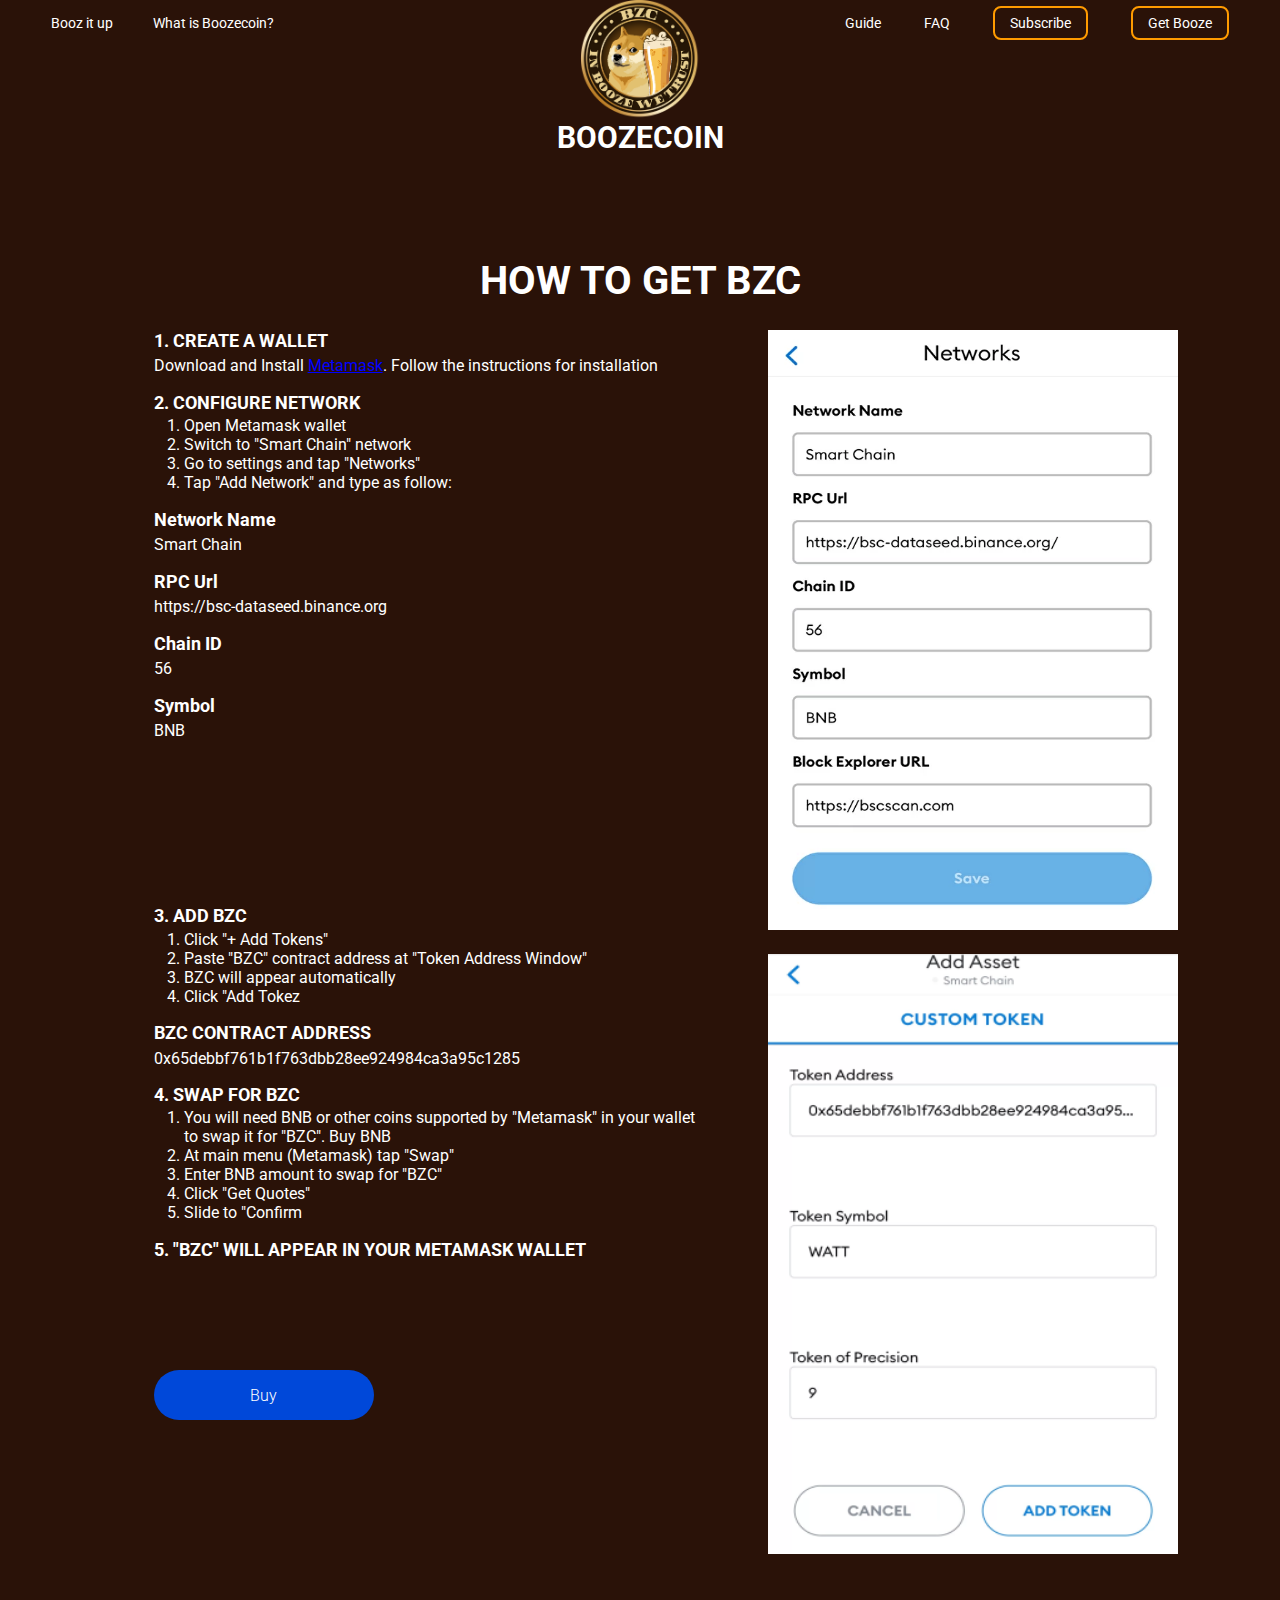
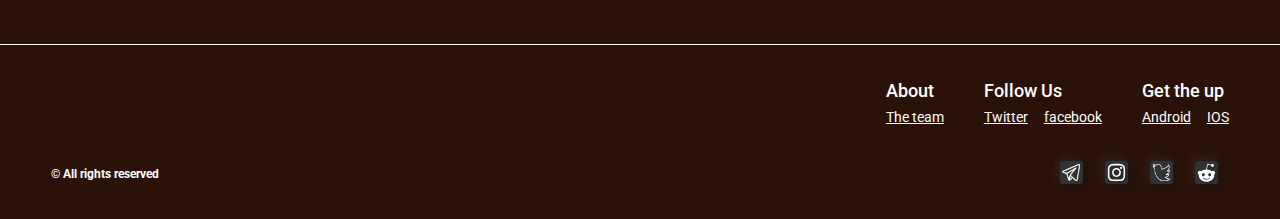
<file: get_booze.html>
<!DOCTYPE html>
<html lang="en">
<head>
    <meta charset="UTF-8">
    <meta http-equiv="X-UA-Compatible" content="IE=edge">
    <meta name="viewport" content="width=device-width, initial-scale=1.0">
    <title>Boozecoin</title>
    <link rel="stylesheet" href="get-booz.css">
    <link rel="stylesheet" href="mobile.css">
    <link rel="stylesheet" href="style.css">
</head>
<body>
    <div class="wrapper-body">
    <header class="desctop-header">
        <nav class="header__nav">
            <ul class="header__first-btns" style="margin-top: 1%;">
                <li class="booz-it-up"><a class="header__link" href="booz-it-up.html">Booz it up</a></li>
                <li><a class="header__link" href="What-is-Boozecoin.html">What is Boozecoin?</a></li>
            </ul>
            <a href="index.html">
                <div class="header__title">
                    <img src="black-dog.png" alt="logo" class="header__logo">
                    <h3 class="text-logo">BOOZECOIN</h3>
                </div>
            </a>
            <ul class="header__last-btns" style="margin-top: 1%;">
                <li><a class="header__link" href="guide.html">Guide</a></li>
                <li><a class="header__link" href="FAQ.html">FAQ</a></li>
                <li><a class="header__btn-border" href="#">Subscribe</a></li>
                <li><a class="header__btn-border" href="get_booze.html">Get Booze</a></li>
            </ul>
        </nav>
    </header>
    <section class="get-booz-section">
        <h1 class="title-text-get-booz">HOW TO GET BZC</h1>
        <div class="wrapper-content-get-booz">
        <div class="content-get-booz">
        <div class="list">
            <h2 class="title-list">1. CREATE A WALLET</h2>
            <h3 class="description-list-get-booz">Download and Install <a class="metamask" href="https://metamask.io/">Metamask</a>. Follow the instructions for installation</h3>
        </div>
        <div class="list">
            <h2 class="title-list">2. CONFIGURE NETWORK</h2>
            <ol class="ol-get-booz">
                <li class="li-get-booz">Open Metamask wallet</li>
                <li class="li-get-booz">Switch to "Smart Chain" network</li>
                <li class="li-get-booz">Go to settings and tap "Networks"</li>
                <li class="li-get-booz">Tap "Add Network" and type as follow:</li>
            </ol>
        </div>
        <div class="list">
            <h2 class="title-list">Network Name</h2>
            <h3 class="description-list-get-booz">Smart Chain</h3>
        </div>
        <div class="list">
            <h2 class="title-list">RPC Url</h2>
            <h3 class="description-list-get-booz">https://bsc-dataseed.binance.org</h3>
        </div>
        <div class="list">
            <h2 class="title-list">Chain ID</h2>
            <h3 class="description-list-get-booz">56</h3>
        </div>
        <div class="list" style="margin-bottom: 30%;">
            <h2 class="title-list">Symbol</h2>
            <h3 class="description-list-get-booz">BNB</h3>
        </div>



        <div class="list">
            <h2 class="title-list">3. ADD BZC</h2>
            <ol class="ol-get-booz">
                <li class="li-get-booz">Click "+ Add Tokens"</li>
                <li class="li-get-booz">Paste "BZC" contract address at "Token Address Window"</li>
                <li class="li-get-booz">BZC will appear automatically</li>
                <li class="li-get-booz">Click "Add Tokez</li>
            </ol>
        </div>
        <div class="list">
            <h2 class="title-list">BZC CONTRACT ADDRESS</h2>
            <h3 class="description-list-get-booz">0x65debbf761b1f763dbb28ee924984ca3a95c1285</h3>
        </div>
        <div class="list">
            <h2 class="title-list">4. SWAP FOR BZC</h2>
            <ol class="ol-get-booz">
                <li class="li-get-booz">You will need BNB or other coins supported by "Metamask" in your wallet to swap it for "BZC". Buy BNB</li>
                <li class="li-get-booz">At main menu (Metamask) tap "Swap"</li>
                <li class="li-get-booz">Enter BNB amount to swap for "BZC"</li>
                <li class="li-get-booz">Click "Get Quotes"</li>
                <li class="li-get-booz">Slide to "Confirm</li>
            </ol>
        </div>
        <div class="list">
            <h2 class="title-list">5. "BZC" WILL APPEAR IN YOUR METAMASK WALLET</h2>
            <a class="btn-get-booz" href="">Buy</a>
        </div>
        </div>
        <div class="images-get-booz">
            <img class="img-get-booz-1" src="back1.webp" alt="">
            <img class="img-get-booz-2" src="back2.PNG" alt="">
        </div>
        </div>
    </section>
    <div class="wrapper-footer">
        <footer class="desktop-footer">
            <div class="footer__row-first">
                <div class="footer-links">
                    <div class="footer-card">
                        <h4 class="footer-title">About</h4>
                        <a class="footer-link" href="about.html">The team</a>
                    </div>
                    <div class="footer-card">
                        <h4 class="footer-title">Follow Us</h4>
                        <div class="row-footer-link">
                            <a class="footer-link first" href="#">Twitter</a>
                            <a class="footer-link" href="#">facebook</a>
                        </div>
                    </div>
                    <div class="footer-card">
                        <h4 class="footer-title">Get the up</h4>
                        <div class="row-footer-link">
                            <a class="footer-link first" href="#">Android</a>
                            <a class="footer-link" href="#">IOS</a>
                        </div>
                    </div>
                </div>
            </div>
            <div class="footer__row-second">
                <h5 class="copyright">© All rights reserved</h5>
                <div class="footer-icons">
                    <a href="#"><img class="footer-icon" src="telega-desk.png" alt=""></a>
                    <a href="#"><img class="footer-icon" src="ic2.svg" alt=""></a>
                    <a href="#"><img class="footer-icon" src="twiiter-desk.png" alt=""></a>
                    <a href="#"><img class="footer-icon" src="ic4.svg" alt=""></a>
                </div>
            </div>
        </footer>
</div>
</div>
</body>
</html>
</file>
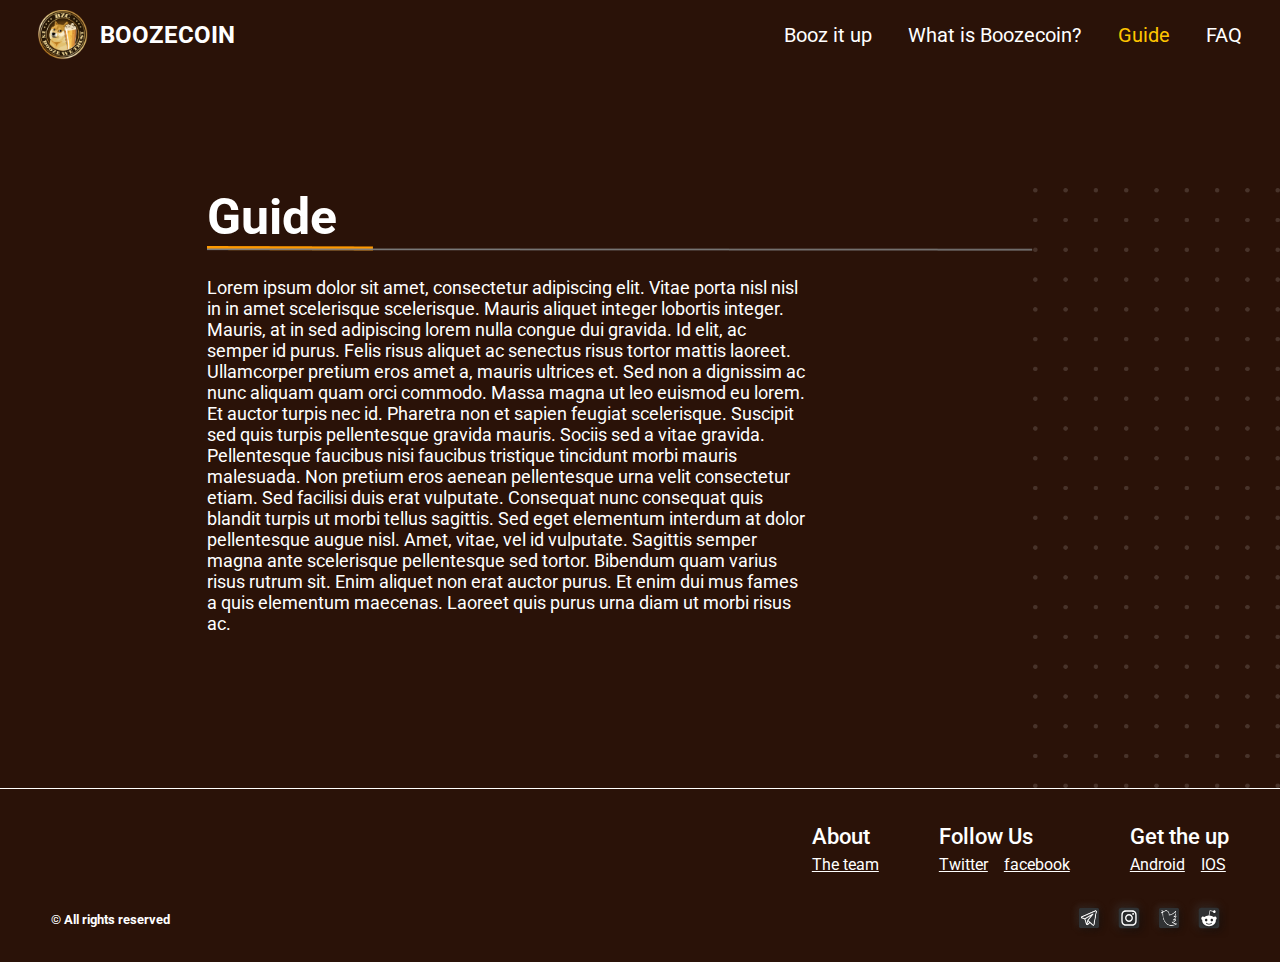
<file: guide.html>
<!DOCTYPE html>
<html lang="en">
<head>
    <meta charset="UTF-8">
    <meta http-equiv="X-UA-Compatible" content="IE=edge">
    <meta name="viewport" content="width=device-width, initial-scale=1.0">
    <title>Boozecoin</title>
    <link rel="stylesheet" href="main.css">
    <link rel="stylesheet" href="mobile.css">
</head>
<body>
    <div class="wrapper-body">
    <div class="desktop">
    <header class="desktop-header">
        <a href="./index.html"><div class="logo">
            <img class="logo-icon" src="header-logo.png" alt="">
            <h2 class="text-logo">BOOZECOIN</h2>
        </div></a>
        <div class="header-links">
            <a class="header-link" href="./booz-it-up.html">Booz it up</a>
            <a class="header-link" href="./What-is-Boozecoin.html">What is Boozecoin?</a>
            <a class="header-link active" href="">Guide</a>
            <a class="header-link" href="./FAQ.html">FAQ</a>
        </div>
    </header>
    <main class="desktop-main">
        <div class="main-content">
            <div class="main-content__wrapper">
                <h1 class="title-text">Guide</h1>
                <img class="main-line" src="line-main.png" alt="">
                <p class="main-text" style="margin-top: 10px;">
                    Lorem ipsum dolor sit amet, consectetur adipiscing elit. Vitae porta nisl nisl in in amet scelerisque scelerisque. Mauris aliquet integer lobortis integer. Mauris, at in sed adipiscing lorem nulla congue dui gravida. Id elit, ac semper id purus. Felis risus aliquet ac senectus risus tortor mattis laoreet.
Ullamcorper pretium eros amet a, mauris ultrices et. Sed non a dignissim ac nunc aliquam quam orci commodo. Massa magna ut leo euismod eu lorem. Et auctor turpis nec id. Pharetra non et sapien feugiat scelerisque. Suscipit sed quis turpis pellentesque gravida mauris. Sociis sed a vitae gravida. Pellentesque faucibus nisi faucibus tristique tincidunt morbi mauris malesuada. Non pretium eros aenean pellentesque urna velit consectetur etiam. Sed facilisi duis erat vulputate. Consequat nunc consequat quis blandit turpis ut morbi tellus sagittis. Sed eget elementum interdum at dolor pellentesque augue nisl. Amet, vitae, vel id vulputate. Sagittis semper magna ante scelerisque pellentesque sed tortor. Bibendum quam varius risus rutrum sit.
Enim aliquet non erat auctor purus. Et enim dui mus fames a quis elementum maecenas. Laoreet quis purus urna diam ut morbi risus ac.
                </p>
            </div>
        </div>
        <div class="wrapper-points">
            <img class="points" src="point.png" alt="">
        </div>
    </main>
    <footer class="desktop-footer">
        <div class="footer__row-first">
            <div class="footer-links">
                <div class="footer-card">
                    <h4 class="footer-title">About</h4>
                    <a class="footer-link" href="about.html">The team</a>
                </div>
                <div class="footer-card">
                    <h4 class="footer-title">Follow Us</h4>
                    <div class="row-footer-link">
                        <a class="footer-link first" href="#">Twitter</a>
                        <a class="footer-link" href="#">facebook</a>
                    </div>
                </div>
                <div class="footer-card">
                    <h4 class="footer-title">Get the up</h4>
                    <div class="row-footer-link">
                        <a class="footer-link first" href="#">Android</a>
                        <a class="footer-link" href="#">IOS</a>
                    </div>
                </div>
            </div>
        </div>
        <div class="footer__row-second">
            <h5 class="copyright">© All rights reserved</h5>
            <div class="footer-icons">
                <a href="#"><img class="footer-icon" src="telega-desk.png" alt=""></a>
                <a href="#"><img class="footer-icon" src="ic2.svg" alt=""></a>
                <a href="#"><img class="footer-icon" src="twiiter-desk.png" alt=""></a>
                <a href="#"><img class="footer-icon" src="ic4.svg" alt=""></a>
            </div>
        </div>
    </footer>
    </div>
    <!-- MOBILE SITE  -->
    <div class="mobile">
        <header class="mobile-header">
            <nav role="navigation">
                <div id="menuToggle">
                  <!--
                  A fake / hidden checkbox is used as click reciever,
                  so you can use the :checked selector on it.
                  -->
                  <input type="checkbox" />
                  
                  <!--
                  Some spans to act as a hamburger.
                  
                  They are acting like a real hamburger,
                  not that McDonalds stuff.
                  -->
                  <span></span>
                  <span></span>
                  <span></span>
                  
                  <!--
                  Too bad the menu has to be inside of the button
                  but hey, it's pure CSS magic.
                  -->
                  <ul id="menu">
                    <a href="#"><li>Partner bars</li></a>
                    <a href="#"><li>Interactive map</li></a>
                    <a href="#"><li>Register your wall</li></a>
                    <a href="#"><li>Register your bar</li></a>
                  </ul>
                </div>
              </nav>
            <h2 class="header-text__mobile">BOOZECOIN</h2>
            <div class="wrapper-header-logo_mobile">
                <img class="header-logo__mobile" src="cosmonaut-footer.png" alt="">
            </div>
        </header>
        <main class="main-mobile">
            <div>
            <div style="display: flex; height: 86px;">
                <div class="wrapper-title-main-text_mobile">
                <h2 class="main-title-text_mobile">Buy and invest in your booze.</h2>
                </div>
                <div class="wrapper-icon-main_mobile">
                <img class="main-icon_mobile" src="cosmonaut-footer.png" alt="">
                </div>
            </div>
            <p class="main-text_mobile">Peer-to-peer digital currency to buy booze around the world</p>
            </div>
        </main>
        <section class="section-text_mobile">
            <div style="width: 85%;">
            <h2 class="title-section__mobile">BOOZ IT UP</h2>

            <p class="text-section__mobile">
                Market size of the bars and nightclubs in the US only is estimated by USD 22.33 bln.  and is projected to reach USD 38.09 Billion by 2028.
            </p>
            <p class="text-section__mobile">
                BZC is a project to create first ever decentralized global chain of bars. All partnering bars save their unique identity and at the same time united in one chain of bars that accept BZC what makes them listed in our BZC App map and all our promoting materials! BZC team provide full technical support for the use of BZC, from installation to cash out. Our timeline is based on several main stages: Launched BZC and the website late August 2021
            </p>
            <p class="text-section__mobile">
                BZC listed at the several swap services, starting with https://pancakeswap.finance/ - September 5th 2021
            </p>
            <p class="text-section__mobile">
                BZC is available for MetaMask swap – Early October 2021
            </p>
            <p class="text-section__mobile">
                BZC app developed and launched – late October 2021
            </p>
            <p class="text-section__mobile">
                BZC bar chain reach 100 partners - March 2022
            </p>
            <img class="line-section__mobile" src="LINE-MOBILE.png" alt="">
            <h2 class="title-section__mobile">WHAT IS BOOZECOIN?</h2>
            <p class="text-section__mobile">
                The COVID pandemic has divided us, isolated and distanced. Many turned out to be far from their relatives, friends, and their booze fellas. The Booze Coin project is an opportunity to treat your buddy on the other side of the world by paying for his/her booze with BZC.
            </p>
            <p class="text-section__mobile">
                As part of this project, we are creating an application that allows users to check in at a bar that accepts BZC, and all her/his friends will be notified of this, which in turn will allow them to treat their friend to a drink, even if s/he is on the other side of the world, with one finger move. The bar will receive BZC payment and your personal message about who this drink is for. This is an opportunity to support your booze fellow even at a distance. BZC rate is flexible, market based, and every participating bar just indicate the cost of the booze which is automatically recalculates to BZC by the current market rate.
            </p>
            <p class="text-section__mobile">
                But BZC is not just another coin to pay, you can invest in in your booze for the future! The emission of our token is 10 billion, and the initial cost of BZC is very low with the prospect of growth as its popularity grows.
            </p>
            <img class="section-small-line__mobile" src="line__mobile.png" alt="">
            </div>
        </section>
        <section class="section-social__mobile">
            <h2  class="title-section__mobile">YOU CAN FIND US HERE</h2>
            <div class="wrapper-cards-section__mobile">
                <div class="section-card">
                    <img class="social-item__mobile-1" src="ic-social-mobile1.png" alt="">
                    <h3 class="title-social__mobile">Reddit</h3>
                </div>
                <div class="section-card">
                    <img class="social-item__mobile-2" src="ic-social-mobile2.png" alt="">
                    <h3 class="title-social__mobile">Inst</h3>
                </div>
                <div class="section-card">
                    <img class="social-item__mobile-3" src="ic-social-mobile3.png" alt="">
                    <h3 class="title-social__mobile">Telegram</h3>
                </div>
                <div class="section-card">
                    <img class="social-item__mobile-4" src="ic-social-mobile4.png" alt="">
                    <h3 class="title-social__mobile">Twitter</h3>
                </div>
            </div>
        </section>
        <section class="section-text_mobile" style="margin-bottom: 5%;">
            <div style="width: 85%;">
                <img class="line-section__mobile" src="LINE-MOBILE.png" alt="">
                <h2 class="title-section__mobile">WHAT IS BOOZECOIN?</h2>

                <p class="text-section__mobile">
                    The COVID pandemic has divided us, isolated and distanced. Many turned out to be far from their relatives, friends, and their booze fellas. The Booze Coin project is an opportunity to treat your buddy on the other side of the world by paying for his/her booze with BZC.
                </p>
                <p class="text-section__mobile">
                    As part of this project, we are creating an application that allows users to check in at a bar that accepts BZC, and all her/his friends will be notified of this, which in turn will allow them to treat their friend to a drink, even if s/he is on the other side of the world, with one finger move. The bar will receive BZC payment and your personal message about who this drink is for. This is an opportunity to support your booze fellow even at a distance. BZC rate is flexible, market based, and every participating bar just indicate the cost of the booze which is automatically recalculates to BZC by the current market rate.
                </p>
                <p class="text-section__mobile">
                    But BZC is not just another coin to pay, you can invest in in your booze for the future! The emission of our token is 10 billion, and the initial cost of BZC is very low with the prospect of growth as its popularity grows.
                </p>
                <img class="line-section__mobile" src="/LINE-MOBILE.png" alt="">
                <h2 class="title-section__mobile">GUIDE</h2>
                <p class="text-section__mobile">
                    Lorem ipsum dolor sit amet, consectetur adipiscing elit. Vitae porta nisl nisl in in amet scelerisque scelerisque. Mauris aliquet integer lobortis integer. Mauris, at in sed adipiscing lorem nulla congue dui gravida. Id elit, ac semper id purus. Felis risus aliquet ac senectus risus tortor mattis laoreet. Ullamcorper pretium eros amet a, mauris ultrices et. Sed non a dignissim ac nunc aliquam quam orci commodo. Massa magna ut leo euismod eu lorem. Et auctor turpis nec id. Pharetra non et sapien feugiat scelerisque. Suscipit sed quis turpis pellentesque gravida mauris. Sociis sed a vitae gravida. Pellentesque faucibus nisi faucibus tristique tincidunt morbi mauris malesuada. Non pretium eros aenean pellentesque urna velit consectetur etiam. Sed facilisi duis erat vulputate. Consequat nunc consequat quis blandit turpis ut morbi tellus sagittis. Sed eget elementum interdum at dolor pellentesque augue nisl. Amet, vitae, vel id vulputate. Sagittis semper magna ante scelerisque pellentesque sed tortor. Bibendum quam varius risus rutrum sit. Enim aliquet non erat auctor purus. Et enim dui mus fames a quis elementum maecenas. Laoreet quis purus urna diam ut morbi risus ac.
                </p>
            </div>
        </section>
        <footer class="footer-mobile">
            <div class="footer-row__mobile">
                <div class="card-footer__mobile">
                    <h3 class="title-footer__mobile">About</h3>
                    <div class="footer-links__mobile">
                        <a href="" class="footer-link__mobile">The team</a>
                    </div>
                </div>
                <div class="card-footer__mobile">
                    <h3 class="title-footer__mobile">Follow Us</h3>
                    <div class="footer-links__mobile">
                        <a href="" class="footer-link__mobile">Twitter</a>
                        <a href="" class="footer-link__mobile">Facebook</a>
                    </div>
                </div>
                <div class="card-footer__mobile">
                    <h3 class="title-footer__mobile">Get the app</h3>
                    <div class="footer-links__mobile">
                        <a href="" class="footer-link__mobile">Android</a>
                        <a href="" class="footer-link__mobile">IOS</a>
                    </div>
                </div>
            </div>
            <div class="footer-icons__mobile">
                <a href="#"><img src="twiiter-footer-m1.png" alt="" class="footer-icon__mobile"></a>
                <a href="#"><img src="twiiter-footer-m2.png" alt="" class="footer-icon__mobile"></a>
                <a href="#"><img src="twiiter-footer-m3.png" alt="" class="footer-icon__mobile"></a>
                <a href="#"><img src="twiiter-footer-m4.png" alt="" class="footer-icon__mobile"></a>
            </div>
        </footer>
    </div>
</div>
</body>
</html>
</file>
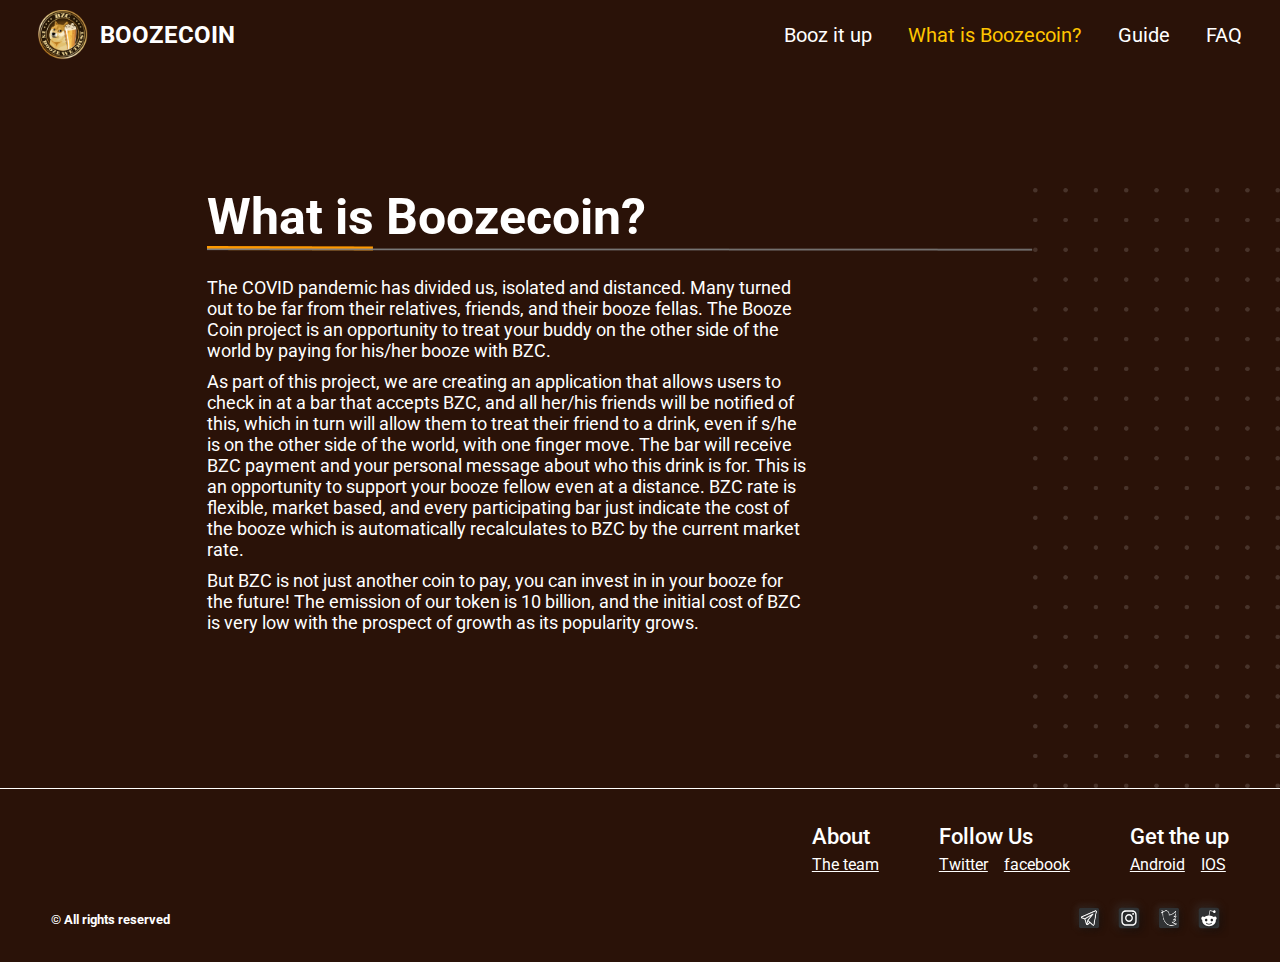
<file: What-is-Boozecoin.html>
<!DOCTYPE html>
<html lang="en">
<head>
    <meta charset="UTF-8">
    <meta http-equiv="X-UA-Compatible" content="IE=edge">
    <meta name="viewport" content="width=device-width, initial-scale=1.0">
    <title>Boozecoin</title>
    <link rel="stylesheet" href="main.css">
    <link rel="stylesheet" href="mobile.css">
</head>
<body>
    <div class="desktop">
        <div class="wrapper-body">
        <header class="desktop-header">
            <a href="./index.html"><div class="logo">
                <img class="logo-icon" src="header-logo.png" alt="">
                <h2 class="text-logo">BOOZECOIN</h2>
            </div></a>
            <div class="header-links">
                <a class="header-link" href="./booz-it-up.html">Booz it up</a>
                <a class="header-link active" href="">What is Boozecoin?</a>
                <a class="header-link" href="./guide.html">Guide</a>
                <a class="header-link" href="./FAQ.html">FAQ</a>
            </div>
        </header>
        <main class="desktop-main">
            <div class="main-content">
                <div class="main-content__wrapper">
                    <h1 class="title-text">What is Boozecoin?</h1>
                    <img class="main-line" src="line-main.png" alt="">
                    <p class="main-text" style="margin-top: 10px;">
                        The COVID pandemic has divided us, isolated and distanced. Many turned out to be far from their relatives, friends, and their booze fellas. The Booze Coin project is an opportunity to treat your buddy on the other side of the world by paying for his/her booze with BZC.
                    </p>
                    <p class="main-text" style="margin-top: 10px;">
                        As part of this project, we are creating an application that allows users to check in at a bar that accepts BZC, and all her/his friends will be notified of this, which in turn will allow them to treat their friend to a drink, even if s/he is on the other side of the world, with one finger move. The bar will receive BZC payment and your personal message about who this drink is for. This is an opportunity to support your booze fellow even at a distance.
BZC rate is flexible, market based, and every participating bar just indicate the cost of the booze which is automatically recalculates to BZC by the current market rate.
                    </p>
                    <p class="main-text" style="margin-top: 10px;">
                        But BZC is not just another coin to pay, you can invest in in your booze for the future! The emission of our token is 10 billion, and the initial cost of BZC is very low with the prospect of growth as its popularity grows.

                    </p>
                </div>
            </div>
            <div class="wrapper-points">
                <img class="points" src="point.png" alt="">
            </div>
        </main>
        <footer class="desktop-footer">
            <div class="footer__row-first">
                <div class="footer-links">
                    <div class="footer-card">
                        <h4 class="footer-title">About</h4>
                        <a class="footer-link" href="about.html">The team</a>
                    </div>
                    <div class="footer-card">
                        <h4 class="footer-title">Follow Us</h4>
                        <div class="row-footer-link">
                            <a class="footer-link first" href="#">Twitter</a>
                            <a class="footer-link" href="#">facebook</a>
                        </div>
                    </div>
                    <div class="footer-card">
                        <h4 class="footer-title">Get the up</h4>
                        <div class="row-footer-link">
                            <a class="footer-link first" href="#">Android</a>
                            <a class="footer-link" href="#">IOS</a>
                        </div>
                    </div>
                </div>
            </div>
            <div class="footer__row-second">
                <h5 class="copyright">© All rights reserved</h5>
                <div class="footer-icons">
                    <a href="#"><img class="footer-icon" src="telega-desk.png" alt=""></a>
                    <a href="#"><img class="footer-icon" src="ic2.svg" alt=""></a>
                    <a href="#"><img class="footer-icon" src="twiiter-desk.png" alt=""></a>
                    <a href="#"><img class="footer-icon" src="ic4.svg" alt=""></a>
                </div>
            </div>
        </footer>
        </div>
        <!-- MOBILE SITE  -->
        <div class="mobile">
            <header class="mobile-header">
                <nav role="navigation">
                    <div id="menuToggle">
                      <!--
                      A fake / hidden checkbox is used as click reciever,
                      so you can use the :checked selector on it.
                      -->
                      <input type="checkbox" />
                      
                      <!--
                      Some spans to act as a hamburger.
                      
                      They are acting like a real hamburger,
                      not that McDonalds stuff.
                      -->
                      <span></span>
                      <span></span>
                      <span></span>
                      
                      <!--
                      Too bad the menu has to be inside of the button
                      but hey, it's pure CSS magic.
                      -->
                      <ul id="menu">
                        <a href="#"><li>Partner bars</li></a>
                        <a href="#"><li>Interactive map</li></a>
                        <a href="#"><li>Register your wall</li></a>
                        <a href="#"><li>Register your bar</li></a>
                      </ul>
                    </div>
                  </nav>
                <h2 class="header-text__mobile">BOOZECOIN</h2>
                <div class="wrapper-header-logo_mobile">
                    <img class="header-logo__mobile" src="cosmonaut-footer.png" alt="">
                </div>
            </header>
            <main class="main-mobile">
                <div>
                <div style="display: flex; height: 86px;">
                    <div class="wrapper-title-main-text_mobile">
                    <h2 class="main-title-text_mobile">Buy and invest in your booze.</h2>
                    </div>
                    <div class="wrapper-icon-main_mobile">
                    <img class="main-icon_mobile" src="cosmonaut-footer.png" alt="">
                    </div>
                </div>
                <p class="main-text_mobile">Peer-to-peer digital currency to buy booze around the world</p>
                </div>
            </main>
            <section class="section-text_mobile">
                <div style="width: 85%;">
                <h2 class="title-section__mobile">BOOZ IT UP</h2>
    
                <p class="text-section__mobile">
                    Market size of the bars and nightclubs in the US only is estimated by USD 22.33 bln.  and is projected to reach USD 38.09 Billion by 2028.
                </p>
                <p class="text-section__mobile">
                    BZC is a project to create first ever decentralized global chain of bars. All partnering bars save their unique identity and at the same time united in one chain of bars that accept BZC what makes them listed in our BZC App map and all our promoting materials! BZC team provide full technical support for the use of BZC, from installation to cash out. Our timeline is based on several main stages: Launched BZC and the website late August 2021
                </p>
                <p class="text-section__mobile">
                    BZC listed at the several swap services, starting with https://pancakeswap.finance/ - September 5th 2021
                </p>
                <p class="text-section__mobile">
                    BZC is available for MetaMask swap – Early October 2021
                </p>
                <p class="text-section__mobile">
                    BZC app developed and launched – late October 2021
                </p>
                <p class="text-section__mobile">
                    BZC bar chain reach 100 partners - March 2022
                </p>
                <img class="line-section__mobile" src="LINE-MOBILE.png" alt="">
                <h2 class="title-section__mobile">WHAT IS BOOZECOIN?</h2>
                <p class="text-section__mobile">
                    The COVID pandemic has divided us, isolated and distanced. Many turned out to be far from their relatives, friends, and their booze fellas. The Booze Coin project is an opportunity to treat your buddy on the other side of the world by paying for his/her booze with BZC.
                </p>
                <p class="text-section__mobile">
                    As part of this project, we are creating an application that allows users to check in at a bar that accepts BZC, and all her/his friends will be notified of this, which in turn will allow them to treat their friend to a drink, even if s/he is on the other side of the world, with one finger move. The bar will receive BZC payment and your personal message about who this drink is for. This is an opportunity to support your booze fellow even at a distance. BZC rate is flexible, market based, and every participating bar just indicate the cost of the booze which is automatically recalculates to BZC by the current market rate.
                </p>
                <p class="text-section__mobile">
                    But BZC is not just another coin to pay, you can invest in in your booze for the future! The emission of our token is 10 billion, and the initial cost of BZC is very low with the prospect of growth as its popularity grows.
                </p>
                <img class="section-small-line__mobile" src="line__mobile.png" alt="">
                </div>
            </section>
            <section class="section-social__mobile">
                <h2  class="title-section__mobile">YOU CAN FIND US HERE</h2>
                <div class="wrapper-cards-section__mobile">
                    <div class="section-card">
                        <img class="social-item__mobile-1" src="ic-social-mobile1.png" alt="">
                        <h3 class="title-social__mobile">Reddit</h3>
                    </div>
                    <div class="section-card">
                        <img class="social-item__mobile-2" src="ic-social-mobile2.png" alt="">
                        <h3 class="title-social__mobile">Inst</h3>
                    </div>
                    <div class="section-card">
                        <img class="social-item__mobile-3" src="ic-social-mobile3.png" alt="">
                        <h3 class="title-social__mobile">Telegram</h3>
                    </div>
                    <div class="section-card">
                        <img class="social-item__mobile-4" src="ic-social-mobile4.png" alt="">
                        <h3 class="title-social__mobile">Twitter</h3>
                    </div>
                </div>
            </section>
            <section class="section-text_mobile" style="margin-bottom: 5%;">
                <div style="width: 85%;">
                    <img class="line-section__mobile" src="LINE-MOBILE.png" alt="">
                    <h2 class="title-section__mobile">WHAT IS BOOZECOIN?</h2>
    
                    <p class="text-section__mobile">
                        The COVID pandemic has divided us, isolated and distanced. Many turned out to be far from their relatives, friends, and their booze fellas. The Booze Coin project is an opportunity to treat your buddy on the other side of the world by paying for his/her booze with BZC.
                    </p>
                    <p class="text-section__mobile">
                        As part of this project, we are creating an application that allows users to check in at a bar that accepts BZC, and all her/his friends will be notified of this, which in turn will allow them to treat their friend to a drink, even if s/he is on the other side of the world, with one finger move. The bar will receive BZC payment and your personal message about who this drink is for. This is an opportunity to support your booze fellow even at a distance. BZC rate is flexible, market based, and every participating bar just indicate the cost of the booze which is automatically recalculates to BZC by the current market rate.
                    </p>
                    <p class="text-section__mobile">
                        But BZC is not just another coin to pay, you can invest in in your booze for the future! The emission of our token is 10 billion, and the initial cost of BZC is very low with the prospect of growth as its popularity grows.
                    </p>
                    <img class="line-section__mobile" src="LINE-MOBILE.png" alt="">
                    <h2 class="title-section__mobile">GUIDE</h2>
                    <p class="text-section__mobile">
                        Lorem ipsum dolor sit amet, consectetur adipiscing elit. Vitae porta nisl nisl in in amet scelerisque scelerisque. Mauris aliquet integer lobortis integer. Mauris, at in sed adipiscing lorem nulla congue dui gravida. Id elit, ac semper id purus. Felis risus aliquet ac senectus risus tortor mattis laoreet. Ullamcorper pretium eros amet a, mauris ultrices et. Sed non a dignissim ac nunc aliquam quam orci commodo. Massa magna ut leo euismod eu lorem. Et auctor turpis nec id. Pharetra non et sapien feugiat scelerisque. Suscipit sed quis turpis pellentesque gravida mauris. Sociis sed a vitae gravida. Pellentesque faucibus nisi faucibus tristique tincidunt morbi mauris malesuada. Non pretium eros aenean pellentesque urna velit consectetur etiam. Sed facilisi duis erat vulputate. Consequat nunc consequat quis blandit turpis ut morbi tellus sagittis. Sed eget elementum interdum at dolor pellentesque augue nisl. Amet, vitae, vel id vulputate. Sagittis semper magna ante scelerisque pellentesque sed tortor. Bibendum quam varius risus rutrum sit. Enim aliquet non erat auctor purus. Et enim dui mus fames a quis elementum maecenas. Laoreet quis purus urna diam ut morbi risus ac.
                    </p>
                </div>
            </section>
            <footer class="footer-mobile">
                <div class="footer-row__mobile">
                    <div class="card-footer__mobile">
                        <h3 class="title-footer__mobile">About</h3>
                        <div class="footer-links__mobile">
                            <a href="" class="footer-link__mobile">The team</a>
                        </div>
                    </div>
                    <div class="card-footer__mobile">
                        <h3 class="title-footer__mobile">Follow Us</h3>
                        <div class="footer-links__mobile">
                            <a href="" class="footer-link__mobile">Twitter</a>
                            <a href="" class="footer-link__mobile">Facebook</a>
                        </div>
                    </div>
                    <div class="card-footer__mobile">
                        <h3 class="title-footer__mobile">Get the app</h3>
                        <div class="footer-links__mobile">
                            <a href="" class="footer-link__mobile">Android</a>
                            <a href="" class="footer-link__mobile">IOS</a>
                        </div>
                    </div>
                </div>
                <div class="footer-icons__mobile">
                    <a href="#"><img src="twiiter-footer-m1.png" alt="" class="footer-icon__mobile"></a>
                    <a href="#"><img src="twiiter-footer-m2.png" alt="" class="footer-icon__mobile"></a>
                    <a href="#"><img src="twiiter-footer-m3.png" alt="" class="footer-icon__mobile"></a>
                    <a href="#"><img src="twiiter-footer-m4.png" alt="" class="footer-icon__mobile"></a>
                </div>
            </footer>
        </div>
    </div>
</body>
</html>
</file>
<file: style.css>
@import url("https://fonts.googleapis.com/css2?family=Roboto:wght@400;500;700&display=swap");
@import url(https://allfont.ru/allfont.css?fonts=comic-sans-ms);
body {
  margin: 0;
  background: #2A1208;
  font-family: "Roboto", sans-serif;
  position: relative;
}
a{
  text-decoration: none;
  color: white;
  height: auto;
}
ul{
  padding: 0;
}
.background-line{
  width: 100%;
  height: 100%;
  background-repeat: no-repeat;
  background-size: cover;
  background-image: url(background1.png);
}
.wrapper-main{
  display: flex;
  justify-content: space-between;
  align-items: center;
}
.button {
  border: none;
  outline: none;
  color: #FFFFFF;
  cursor: pointer;
}
.desktop-header{
  width: 100%;
  height: 160px;
}
.header__nav {
  width: 100%;
  display: flex;
  justify-content: space-between;
  padding: 0;
}
.header__first-btns{
  display: flex;
  margin-left: 4%;
  width: 30%;
}
.header__last-btns{
  display: flex;
  justify-content: space-between;
  margin-right: 4%;
  width: 30%;
}
.header__link:hover{
  transition: 0.2s;
}
.header__link:hover, .footer-link:hover{
  color: rgb(199, 199, 199);
}
li {
  list-style-type: none;
}

.header__logo {
  width: 120px;
  height: 120px;
} 
.text-logo{
  color: white;
  font-size: 30px;
  margin: 0;
  font-weight: 700;
}
.wrapper-text{
  margin-left: 4%;
  width: 52%;
}
.main__title {
  width: 260px;
  margin-top: 10%;
}

.main__subtitle {
  width: 300px;
  height: 92px;
}
.subtitle-text{
  margin-top: 10px;
  font-weight: 400;
  font-size: 20px;
  line-height: 46px;
  color: #FFFFFF;
  font-family: 'Comic Sans MS', arial;
  height: 30px;
  margin: 0;
}
.title-text{
  font-weight: 700;
  font-size: 38px;
  line-height: 64px;
  color: #FFFFFF;
  height: 40px;
  margin: 0;
}
.subtitle-text:first-child{
  margin-top: 5%;
}

.main__wrapper {
  display: flex;
  margin-top: 2%;
  margin-top: 15%;
  justify-content: space-between;
  width: 100%;
}
.main__button {
  cursor: pointer;
  width: 140px;
  height: 48px;
  border: none;
  outline: none;
  font-weight: 500;
  font-size: 14px;
  line-height: 26px;
  color: #FFFFFF;
  background: #684131;
  border-radius: 5px;
}
.main__item {
  width: 232px;
  height: 80px;
  background: #553622;
  border-bottom-left-radius: 50px;
  border-top-left-radius: 50px;
  border-top-right-radius: 25px;
  border-bottom-right-radius: 25px;
  margin-left: 3%;
  margin-top: 3%;
  padding-right: 1%;

  display: -webkit-box;
  display: -ms-flexbox;
  display: flex;
  align-items: center;
  cursor: pointer;
}
.cosmonaut{
  width: 60px;
  height: 60px;
  margin: 5px 15px 5px 8px;
}
.main__text {
  width: 180px;
  height: 40px;
  font-weight: 500;
  font-size: 14px;
  line-height: 20px;
  color: #FFFFFF;
  vertical-align: center;
}
.header__btn-border{
  border: 2px solid #FF9B00;
  padding: 7px 15px;
  border-radius: 8px;
  transition: 0.4s;
}
.header__btn-border:hover{ 
  background-color: #ffa806;
  border: 2px solid #f4f800;
}
.border {
  border: 14px solid #2A1208;
  border-radius: 50%;
  margin-right: 25px;
}
.wrapper-img-text{
  display: flex;
  justify-content: space-between;
  width: 100%;
}
.border .background{
  border-radius: 50%;
  transform: rotate(-11deg)
}
.header__title{
  display: flex;
  align-items: center;
  flex-direction: column;
}

.aside {
  display: flex;
  justify-content: space-between;
  align-items: center;
  flex-direction: column;
  padding-right: 5%;
  margin: 10% 0;
}
.wrapper-content{
  display: flex;
}
.aside__wrapper img {
  width: 40px;
  cursor: pointer;
}
.aside__items{
  width: 40px;
  height: 40px;
}
.booz-it-up{
  margin-right: 40px;
}
.delimiter {
  height: 1px;
  background: #FFF;
  margin-top: 45px;
}
.background{
  width: 370px;
  height: 370px;
}
.wrapper-img-main{
  display: flex;
  justify-content: flex-end;
}
.footer {
  position: relative;
}
.footer__container {
  padding-top: 40px;
  margin-left: 90px;
}
.footer__inner {
  position: absolute;
  width: 683px;
  height: 156px;
  display: -webkit-box;
  display: -ms-flexbox;
  display: flex;
  top: 60px;
  right: 90px;
}
.footer .two {
  margin-left: 135px;
  margin-right: 98px;
}
.footer__header {
  font-weight: 500;
  font-size: 33px;
  line-height: 39px;
  color: #FFFFFF;
}
.footer__link {
  color: #fff;
  display: inline-block;
  margin-top: 10px;
  font-weight: 500;
  font-size: 21px;
}
.footer .unique {
  margin-left: 20px;
}
.footer__wrapper {
  margin-top: 156px;
  width: 100%;
  display: -webkit-box;
  display: -ms-flexbox;
  display: flex;
  -webkit-box-pack: justify;
      -ms-flex-pack: justify;
          justify-content: space-between;
  height: 40px;
}
.footer__social-items .social-item img {
  width: 30px;
  height: 30px;
}
.present{
  margin: 200px auto 0;
  color:#fff;
  position: relative;
  height: 1870px;
  overflow-y: hidden;
}
.present__title{
  font-size: 42px;
  line-height: 1.23;
  margin: 0 770px; 
  width: 400px;
  font-weight: 700;
}
.present__wrapper{
  display: flex;
  margin: 30px auto 0;
  width: 1140px;
}
.present__left{
  width: 560px;
}
.present__right{
  width: 560px;
  margin-left: 20px;
}
.present__elem{
  margin: 5px 0 5px;
}
.present__elem:nth-child(2){
  margin-bottom:10px ;
  margin-top: 25px;
}
.present__elem:nth-child(7){
  margin-bottom:10px ;
  margin-top: 225px;
}
.present__elem:nth-child(9){
  margin-top:10px;
  margin-bottom: 10px;
}
.present__header{
  font-size: 18px;
    line-height: 1.55;
    font-weight:700;
}
.present__subheader{
  font-size: 16px;
    line-height: 1.55;
}
ol{
  margin: 0 0 0 30px;
  padding: 0;
}
.form{
  margin-top: 25px;
}
.form label{
  font-weight: 700;
  margin-top: 25px;
  margin-bottom: 10px;
  display: block;
}
.form input{
  display: flex;
flex-direction: column;
align-items: flex-start;
padding: 12px;
position: static;
width: 420px;
height: 30px;
background: #F8FAFC;
border-radius: 4px;
flex: none;
order: 1;
align-self: stretch;
flex-grow: 0;
margin: 2px 0px;
border:none;
outline: none;
font-size: 15px;
}


.present .present__button{
  margin-top: 100px;
  margin-left: 450px;
  display: block;
  width: 220px;
  text-decoration: none;
  color:#fff;
  font-weight: 300;
  background: #0048D9;
  height: 50px;
  display: flex;
  justify-content: center;
  align-items:center;
  border-radius:50px
}
.desktop-footer{
  padding: 20px 4%; 
  padding-top: 35px;
}
.copyright{
  color: white
}
.footer__row-first{
  display: flex;
  justify-content: flex-end;
  align-items: center;
}
.first{
  margin-right: 12px;
}
.footer__row-second{
  display: flex;
  justify-content: space-between;
  align-items: center;
  margin-top: 2%;
}
.footer-links{
  display: flex;
}
.footer-link{
  text-decoration-line: underline;
  text-decoration-style: solid;
  text-decoration-color: white;
  transition: 0.2s;
}
.footer-title{
  margin: 0;
  margin-bottom: 6px;
  color: white;
  font-size: 22px;
  font-weight: 500;
}
.footer-icons{
  display: flex;

}
.footer-card{
  margin-right: 60px;
}
.footer-card:last-child{
  margin-right: 0;
}
.footer-icon{
  width: 50px;
  height: 50px;
}
.main-content{
  display: flex;
  align-items: center;
  justify-content: space-between;
  width: 100%;
}
/* index site */

 @media only screen and (min-width: 768px) {
  .footer-cosmonaut{
    width: 45px;
    height: 45px;
  }
  .background-line{
    background-image: url(background1-3.png);
  }
  .wrapper-img-main{
    margin-right: 0%;
  }
  .booz-it-up{
    margin-right: 30px;
  }
  .aside{
    display:flex;
  }
  .main__button{
      width: 105px;
      height: 30px;
      font-size: 10px
  }
  .wrapper-text{
    width: 57%;
  }
  .background{
    width: 230px;
    height: 230px;
  }
  .title-text{
    font-size: 30px;
    height: 40px;
  }
  .subtitle-text{
    font-size: 16px;
    height: 25px;
  }
  .footer-link{
    font-size: 12px;
  }
  .footer-title{
    margin: 0;
    margin-bottom: 6px;
    font-size: 16px;
  }
  .footer-icon{
    width: 45px;
    height: 45px;
  }
  .footer-card{
    margin-right: 30px;
  }
  .copyright{
    font-size: 12px;
  }
  .main__item {
    width: 180px;
    height: 60px;
    background: #553622;
    border-bottom-left-radius: 50px;
    border-top-left-radius: 50px;
    border-top-right-radius: 25px;
    border-bottom-right-radius: 25px;
    margin-left: 3%;
    margin-top: 3%;
    padding-right: 1%;
  }
  .cosmonaut{
    width: 50px;
    height: 50px;
    margin: 3px 3px 5px 8px;
  }
  .main__text {
    width: 180px;
    font-size: 10px;
  }
  .header__logo {
    cursor: pointer;
    width: 80px;
    height: 80px;
  } 
  .text-logo{
    font-size: 20px;;
  }
  .header__link, .header__btn-border{
    font-size: 12px;
  }
  .header__btn-border{
    padding: 7px 15px;
  border-radius: 8px;
  }
  .header__last-btns,.header__first-btns{
    width: 35%;
  }
  .aside__items{
    width: 30px;
    height: 30px;
  }
  .border{
    margin-right: 5px;
  }
} 
@media only screen and (min-width: 1024px) {
  .header__link, .header__btn-border{
    font-size: 14px;
  }
  .footer-cosmonaut{
    width: 45px;
    height: 45px;
  }
  .wrapper-img-main{
    margin-right: 0%;
  }
  .background-line{
    background-image: url(background1-1.png);
  }
  .booz-it-up{
    margin-right: 40px;
  }
  .aside{
    display:flex;
  }
  .main__button{
      width: 140px;
      height: 35px;
      font-size: 14px
  }
  .background{
    width: 300px;
    height: 300px;
  }
  .title-text{
    font-size: 30px;
    height: 40px;
  }
  .subtitle-text{
    font-size: 16px;
    height: 25px;
  }
  .wrapper-text{
    margin-left: 4%;
    width: 56%;
  }
  .footer-link{
    text-decoration-line: underline;
    text-decoration-style: solid;
    text-decoration-color: white;
    transition: 0.2s;
    font-size: 14px;
  }
  .footer-title{
    margin: 0;
    margin-bottom: 6px;
    color: white;
    font-size: 18px;
    font-weight: 500;
  }
  .footer-card{
    margin-right: 40px;
  }
  .header__btn-border{
    padding: 7px 15px;
    border-radius: 8px;
  }
  .header__first-btns{
  display: flex;
  margin-left: 4%;
  width: 30%;
}
.header__last-btns{
  display: flex;
  justify-content: space-between;
  margin-right: 4%;
  width: 30%;
}
.header__logo {
  cursor: pointer;
  width: 120px;
  height: 120px;
} 
.text-logo{
  color: white;
  font-size: 30px;
  margin: 0;
  font-weight: 700;
}
.wrapper-text{
  margin-left: 4%;
  width: 56%;
}
.main__title {
  width: 260px;
  margin-top: 10%;
}

.main__subtitle {
  width: 300px;
  height: 92px;
}
.subtitle-text{
  margin-top: 10px;
  font-weight: 400;
  font-size: 20px;
  line-height: 46px;
  color: #FFFFFF;
  font-family: 'Comic Sans MS', arial;
  height: 30px;
  margin: 0;
}
.title-text{
  font-weight: 700;
  font-size: 38px;
  line-height: 64px;
  color: #FFFFFF;
  height: 40px;
  margin: 0;
}
.subtitle-text:first-child{
  margin-top: 5%;
}

.main__wrapper {
  display: flex;
  margin-top: 2%;
  margin-top: 15%;
  justify-content: space-between;
  width: 100%;
}
.main__button {
  cursor: pointer;
  width: 140px;
  height: 48px;
  border: none;
  outline: none;
  font-weight: 500;
  font-size: 14px;
  line-height: 26px;
  color: #FFFFFF;
  background: #684131;
  border-radius: 5px;
}
.main__item {
  width: 232px;
  height: 80px;
  background: #553622;
  border-bottom-left-radius: 50px;
  border-top-left-radius: 50px;
  border-top-right-radius: 25px;
  border-bottom-right-radius: 25px;
  margin-left: 3%;
  margin-top: 3%;
  padding-right: 1%;

  display: -webkit-box;
  display: -ms-flexbox;
  display: flex;
  align-items: center;
  cursor: pointer;
}
.cosmonaut{
  width: 60px;
  height: 60px;
  margin: 5px 15px 5px 8px;
}
.main__text {
  width: 180px;
  height: 40px;
  font-weight: 500;
  font-size: 14px;
  line-height: 20px;
  color: #FFFFFF;
  vertical-align: center;
}
.header__btn-border{
  border: 2px solid #FF9B00;
  padding: 7px 15px;
  border-radius: 8px;
  transition: 0.4s;
}
}

@media only screen and (min-width: 1300px) {
  .header__link, .header__btn-border{
    font-size: 18px;
  }
  .background-line{
    width: 100%;
    height: 100%;
    background-repeat: no-repeat;
    background-size: cover;
    background-image: url(background1.png);
  }
  .wrapper-main{
    display: flex;
    justify-content: space-between;
    align-items: center;
  }
  .button {
    border: none;
    outline: none;
    color: #FFFFFF;
    cursor: pointer;
  }
  .descktop-header{
    width: 100%;
    height: 160px;
  }
  .header__nav {
    width: 100%;
    display: flex;
    justify-content: space-between;
    padding: 0;
  }
  .header__first-btns{
    display: flex;
    margin-left: 4%;
    width: 30%;
  }
  .header__last-btns{
    display: flex;
    justify-content: space-between;
    margin-right: 4%;
    width: 30%;
  }
  .header__link:hover{
    transition: 0.2s;
  }
  .header__link:hover, .footer-link:hover{
    color: rgb(199, 199, 199);
  }
  li {
    list-style-type: none;
  }
  
  .header__logo {
    cursor: pointer;
    width: 120px;
    height: 120px;
  } 
  .text-logo{
    color: white;
    font-size: 30px;
    margin: 0;
    font-weight: 700;
  }
  .wrapper-text{
    margin-left: 4%;
    width: 56%;
  }
  .main__title {
    width: 260px;
    margin-top: 10%;
  }
  
  .main__subtitle {
    width: 300px;
    height: 92px;
  }
  .subtitle-text{
    margin-top: 10px;
    font-weight: 400;
    font-size: 20px;
    line-height: 46px;
    color: #FFFFFF;
    font-family: 'Comic Sans MS', arial;
    height: 30px;
    margin: 0;
  }
  .title-text{
    font-weight: 700;
    font-size: 38px;
    line-height: 64px;
    color: #FFFFFF;
    height: 40px;
    margin: 0;
  }
  .subtitle-text:first-child{
    margin-top: 5%;
  }
  
  .main__wrapper {
    display: flex;
    margin-top: 2%;
    margin-top: 15%;
    justify-content: space-between;
    width: 100%;
  }
  .main__button {
    cursor: pointer;
    width: 170px;
    height: 48px;
    border: none;
    outline: none;
    font-weight: 500;
    font-size: 16px;
    line-height: 26px;
    color: #FFFFFF;
    background: #684131;
    border-radius: 5px;
  }
  .main__item {
    width: 232px;
    height: 80px;
    background: #553622;
    border-bottom-left-radius: 50px;
    border-top-left-radius: 50px;
    border-top-right-radius: 25px;
    border-bottom-right-radius: 25px;
    margin-left: 3%;
    margin-top: 3%;
    padding-right: 1%;
  
    display: -webkit-box;
    display: -ms-flexbox;
    display: flex;
    align-items: center;
    cursor: pointer;
  }
  .cosmonaut{
    width: 60px;
    height: 60px;
    margin: 5px 15px 5px 8px;
  }
  .main__text {
    width: 180px;
    height: 40px;
    font-weight: 500;
    font-size: 14px;
    line-height: 20px;
    color: #FFFFFF;
    vertical-align: center;
  }
  .header__btn-border{
    border: 2px solid #FF9B00;
    padding: 7px 15px;
    border-radius: 8px;
    transition: 0.4s;
  }
  .header__btn-border:hover{ 
    background-color: #ffa806;
    border: 2px solid #f4f800;
  }
  .border {
    border: 14px solid #2A1208;
    border-radius: 50%;
    margin-right: 25px;
  }
  .wrapper-img-text{
    display: flex;
    justify-content: space-between;
    width: 100%;
  }
  .border .background{
    border-radius: 50%;
    transform: rotate(-11deg)
  }
  .header__title{
    display: flex;
    align-items: center;
    flex-direction: column;
  }
  
  .aside {
    display: flex;
    justify-content: space-between;
    align-items: center;
    flex-direction: column;
    padding-right: 5%;
    margin: 10% 0;
  }
  .wrapper-content{
    display: flex;
  }
  .aside__wrapper img {
    width: 40px;
    cursor: pointer;
  }
  .aside__items{
    width: 40px;
    height: 40px;
  }
  .booz-it-up{
    margin-right: 40px;
  }
  .delimiter {
    height: 1px;
    background: #FFF;
    margin-top: 45px;
  }
  .background{
    width: 370px;
    height: 370px;
  }

  .wrapper-body{
    max-width: 1350px;
    min-width: 1347px;
  }
  body{
    width: 100%;
    height: 100%;
    display: flex;
    justify-content: center;
  }
}
</file>
<file: mobile.css>
@media screen and (min-width: 320px) {
    #menuToggle
{
  display: block;
  position: relative;
  top: 3px;
  left: 10px;
  
  z-index: 1;
  
  -webkit-user-select: none;
  user-select: none;
}

#menuToggle a
{
  text-decoration: none;
  color: #232323;
  
  transition: color 0.3s ease;
}

#menuToggle a:hover
{
  color: tomato;
}


#menuToggle input
{
  display: block;
  width: 40px;
  height: 32px;
  position: absolute;
  top: -7px;
  left: -5px;
  
  cursor: pointer;
  
  opacity: 0; /* hide this */
  z-index: 2; /* and place it over the hamburger */
  
  -webkit-touch-callout: none;
}

/*
 * Just a quick hamburger
 */
#menuToggle span
{
  display: block;
  width: 33px;
  height: 4px;
  margin-bottom: 5px;
  position: relative;
  
  background: #000000;
  border-radius: 3px;
  
  z-index: 1;
  
  transform-origin: 4px 0px;
  
  transition: transform 0.5s cubic-bezier(0.77,0.2,0.05,1.0),
              background 0.5s cubic-bezier(0.77,0.2,0.05,1.0),
              opacity 0.55s ease;
}

#menuToggle span:first-child
{
  transform-origin: 0% 0%;
}

#menuToggle span:nth-last-child(2)
{
  transform-origin: 0% 100%;
}

/* 
 * Transform all the slices of hamburger
 * into a crossmark.
 */
#menuToggle input:checked ~ span
{
  opacity: 1;
  transform: rotate(45deg) translate(-2px, -1px);
  background: #232323;
}

/*
 * But let's hide the middle one.
 */
#menuToggle input:checked ~ span:nth-last-child(3)
{
  opacity: 0;
  transform: rotate(0deg) scale(0.2, 0.2);
}

/*
 * Ohyeah and the last one should go the other direction
 */
#menuToggle input:checked ~ span:nth-last-child(2)
{
  transform: rotate(-45deg) translate(0, -1px);
}

/*
 * Make this absolute positioned
 * at the top left of the screen
 */
#menu
{
  position: absolute;
  width: 310px;
  margin: -100px 0 0 -50px;
  padding: 50px;
  padding-right: 0;
  padding-top: 125px;
  
  background: #ededed;
  list-style-type: none;
  -webkit-font-smoothing: antialiased;
  /* to stop flickering of text in safari */
  
  transform-origin: 0% 0%;
  transform: translate(-100%, 0);
  
  transition: transform 0.5s cubic-bezier(0.77,0.2,0.05,1.0);
}

#menu li
{
  padding: 10px 0;
  font-size: 22px;
}

/*
 * And let's slide it in from the left
 */
#menuToggle input:checked ~ ul
{
  transform: none;
}
    .desktop{
        display: none;
    }
    body {
        margin: 0;
        background: white;
        font-family: "Roboto", sans-serif;
        position: relative;
    }
    .mobile-header{
        height: 51px;
        width: 100%;
        border-bottom: 1px solid #000;
        display: flex;
        justify-content: space-between;
        align-items: center;
    }
    .header-logo__mobile{
        width: 46px;
        height: 47px;
        margin-right: 1%;
    }
    .header-text__mobile{
        font-size: 35px;
    }
    .wrapper-header-logo_mobile{
        display: flex;
        justify-content: center;
        align-items: center;
        width: 52px;
        height: 43px;
        margin-right: 1%;
    }
    .wrapper-title-main-text_mobile{
        width: 168px;
        margin-right: 10px;
    }
    .main-title-text_mobile{
        font-size: 25px;
        width: 168px;
        height: 58px;
    }
    .wrapper-icon-main_mobile{
        width: 84px;
        height: 86px;
    }
    .main-icon_mobile{
        width: 84px;
        height: 86px;
    }
    .main-text_mobile{
        margin-top: 0;
        width: 270px;
        height: 40px;
        font-family: 'Comic Sans MS', arial;
        font-size: 18px;
        color: #878787;
    }
    .main-mobile{
        display: flex;
        justify-content: center;
        padding-top: 5px;
        box-shadow: rgb(206, 206, 206) 0px 5px 8px;
    }
    .text-section__mobile{
        font-size: 10px;
        width: 100%;
        font-weight: 700;
    }
    .title-section__mobile{
        font-size: 20px;
        text-align: center;
    }

    .title-list-mobile{
        font-size: 20px;
        text-align: center;
        margin-bottom: 0;
    }
    .description-list-get-booz{
        margin-top: 1%;
    }
    .list{
        margin-bottom: 3%;
    }
    .img-get-booz-1, .img-get-booz-2{
        width: 80%;
        height: 600px;
    }
    .section-text_mobile{
        display: flex;
        justify-content: center;
    }
    .line-section__mobile{
        width: 100%;
        height: 3px;
    }
    .section-small-line__mobile{
        width: 100%;
    }
    .section-card{
        display: flex;
        flex-direction: column;
        align-items: center;
        justify-content: flex-end;
        height: 73px;
    }
    .title-social__mobile{
        margin: 0;
    }
    .wrapper-cards-section__mobile{
        display: flex;
        justify-content: space-between;
        align-items: center;
        margin: 0 4%;
        margin-bottom: 2%;
        margin-top: 6%;
    }
    .social-item__mobile-1{
        width: 46px;
        height: 47px;
    }
    .social-item__mobile-2{
        width: 40px;
        height: 40px;
    }
    .social-item__mobile-3{
        width: 47px;
        height: 47px;
    }
    .social-item__mobile-1{
        width: 48px;
        height: 50px;
    }
    .footer-mobile{
        padding: 4% 8%;
        border-top: 1px solid black;
    }
    .footer-link__mobile{
        color: #6F6F6F;
        text-decoration-color: #6F6F6F;
        text-decoration-line: underline;
    }
    .title-footer__mobile{
        font-size: 16px;
        margin: 0;
    }
    .footer-link__mobile{
        font-size: 10px;
        margin-right: 10px;
    }
    .footer-row__mobile{
        display: flex;
        justify-content: space-between;
    }
    .footer-icon__mobile{
        width: 29px;
        height: 28px;
    }
    .footer-icons__mobile{
        display: flex;
        justify-content: space-between;
        margin: 0 2%;
        margin-top: 8%;
    }
    .title-list-mobile{
        font-size: 15px;
        margin-bottom: 1%;
        text-align: left;
    }
    .li-mobile{
        list-style: start;
    }
    .description-mobile{
        margin-top: 0;
    }
    .description-mobile, .li-mobile{
        font-size: 10px;
        color: black;
        font-weight: 700;
    }
    .metamask{
        color: blue;
        text-decoration: underline blue;
    }
    .back-1-mobile{
        width: 280px;
    }
    .back-2-mobile{
        width: 280px;
    }
    .wrapper-back-mobile{
        display: flex;
        justify-content: center;
    }
}
@media screen and (min-width: 375px) {
    #menu{
        width: 365px;
    }

}
@media screen and (min-width: 425px){
    .wrapper-cards-section__mobile{
        margin-left: 8%;
        margin-right: 8%;
    }
    #menu{
        width: 415px;
    }
}
@media screen and (min-width: 426px) {
    .desktop{
        display: block;
    }
    .mobile{
        display: none;
    }
    body {
        margin: 0;
        background: #2A1208;
    }
}
</file>
<file: main.css>
@import url("https://fonts.googleapis.com/css2?family=Roboto:wght@400;500;700&display=swap");
@import url(https://allfont.ru/allfont.css?fonts=comic-sans-ms);
*{
    margin: 0;
}
body{
    background: #2A0808;
    font-family: "Roboto", sans-serif;
    text-align: left;
}
a{
    text-decoration: none;
    color: white;
}
li{
    list-style: none;
}
.active{
    color: #FFC500;
}
.desktop-header{
    display: flex;
    justify-content: space-between;
    align-items: center;
    padding-top: 10px;
    padding-left: 3%;
    padding-right: 3%;
}
.logo-icon{
    width: 50px;
    height: 50px;
    margin-right: 12px;
}
.logo{
    display: flex;
    align-items: center;
}
.header-link{
    font-size: 20px;
    margin-left: 5%;
}
.header-links{
    width: 60%;
    display: flex;
    justify-content: flex-end;
}
.text-logo{
    color: white;
}
.main-text{
    color: white;
    width: 600px;
    font-size: 18px;
}
.main-line{
    width: 100%;
    margin-bottom: 1.5%;
}
.title-text{
    font-size: 50px;
    font-weight: 700;
    color: white;
}
.desktop-main{
    display: flex;
    padding-top: 10%;
    justify-content: flex-end;
}
.main-content{
    display: flex;
    justify-content: flex-end;
    height: auto;
}
.main-content__wrapper{
    width: 80%;
}
.points{
    width: 100%;
    height: 100%;
}
.wrapper-points{
    width: 20%;
    height: 600px;
}
  .footer__container {
    padding-top: 40px;
    margin-left: 90px;
  }
  .footer__inner {
    position: absolute;
    width: 683px;
    height: 156px;
    display: -webkit-box;
    display: -ms-flexbox;
    display: flex;
    top: 60px;
    right: 90px;
  }
  .footer .two {
    margin-left: 135px;
    margin-right: 98px;
  }
  .footer__header {
    font-weight: 500;
    font-size: 33px;
    line-height: 39px;
    color: #FFFFFF;
  }
  .footer__link {
    color: #fff;
    display: inline-block;
    margin-top: 10px;
    font-weight: 500;
    font-size: 21px;
  }
  .footer .unique {
    margin-left: 20px;
  }

  .desktop-footer{
    padding: 20px 4%; 
    padding-top: 35px;
    border-top: 1px solid white;
  }
  .copyright{
    color: white
  }
  .footer__row-first{
    display: flex;
    justify-content: flex-end;
    align-items: center;
  }
  .first{
    margin-right: 12px;
  }
  .footer__row-second{
    display: flex;
    justify-content: space-between;
    align-items: center;
    margin-top: 2%;
  }
  .footer-links{
    display: flex;
  }
  .footer-link{
    text-decoration-line: underline;
    text-decoration-style: solid;
    text-decoration-color: white;
    transition: 0.2s;
  }
  .footer-title{
    margin: 0;
    margin-bottom: 6px;
    color: white;
    font-size: 22px;
    font-weight: 500;
  }
  .footer-icons{
    display: flex;
  
  }
  .footer-card{
    margin-right: 60px;
  }
  .footer-card:last-child{
    margin-right: 0;
  }
  .footer-icon{
    width: 40px;
    height: 40px;
  }
  .wrapper-body{
    max-width: 1347px;
    width: 100%;
  }
  body{
    width: 100%;
    height: 100%;
    display: flex;
    justify-content: center;
  }
</file>
<file: get-booz.css>
*{
    margin: 0;
}
body{
    color: white;
    margin: 0;
}

.title-text-get-booz{
    text-align: center;
    margin-top: 8%;
    margin-bottom: 2%;
    font-size: 40px;
    font-weight: 700;
}
.metamask{
    color: blue;
    text-decoration: blue;
    text-decoration-line: underline;
}
.li-get-booz{
    list-style: start;
}
.description-list-get-booz{
    font-size: 16px;
    font-weight: 400;
}
.get-booz-section{
    text-align: left;
}
.title-list{
    margin-bottom: 0.6%;
    font-size: 18px;
}
.list{
    margin-bottom: 1.7%;
}
.images-get-booz{
    height: 1122px;
}
.img-get-booz-1{
    height: 55%;
    width: 90%;
    margin-bottom: 4%;
}
.img-get-booz-2{
    width: 90%;
    height: 55%;
}
.wrapper-content-get-booz{
    display: flex;
    justify-content: center;
}
.content-get-booz{
    width: 65%;
    margin-left: 12%;
    margin-right: 5%;
}

.wrapper-footer{
    margin-top: 15%;
    width: 100%;
    border-top: 1px solid white;
}
.btn-get-booz{   
    margin-top: 20%;
    width: 220px;
    text-decoration: none;
    color: #fff;
    font-weight: 300;
    background: #0048D9;
    height: 50px;
    display: flex;
    justify-content: center;
    align-items: center;
    border-radius: 50px;
}
    
@media screen and (min-width:768px) {
    .title-text-get-booz{
        font-size: 24px;
    }
    .description-list-get-booz{
        font-size: 12px;
    }
    .title-list{
        margin-bottom: 0.6%;
        font-size: 14px;
        text-align: left;
    }
    .li-get-booz{
        list-style: start;
        font-size: 12px;
    }
    .content-get-booz{
        margin-left: 10%;
    }
    .img-get-booz-1, .img-get-booz-2{
        width: 80%;
    }
    .wrapper-footer{
        margin-top: 20%;
    }
}
@media screen and (min-width: 1024px) {
    .title-text-get-booz{
        text-align: center;
        margin-top: 8%;
        margin-bottom: 2%;
        font-size: 40px;
        font-weight: 700;
    }
    .metamask{
        color: blue;
        text-decoration: blue;
        text-decoration-line: underline;
    }
    .li-get-booz{
        list-style: start;
        font-size: 16px;
    }
    .description-list-get-booz{
        font-size: 16px;
        font-weight: 400;
    }
    .get-booz-section{
        text-align: left;
    }
    .title-list{
        margin-bottom: 0.6%;
        font-size: 18px;
        text-align: left;
    }
    .list{
        margin-bottom: 1.7%;
    }
    .images-get-booz{
        height: 1122px;
    }
    .img-get-booz-1{
        height: 55%;
        width: 90%;
        margin-bottom: 4%;
    }
    .img-get-booz-2{
        width: 90%;
        height: 55%;
        overflow: hidden;
    }
    .wrapper-content-get-booz{
        display: flex;
        justify-content: center;
    }
    .content-get-booz{
        width: 65%;
        margin-left: 12%;
        margin-right: 5%;
    }
    
    .wrapper-footer{
        margin-top: 15%;
        width: 100%;
        border-top: 1px solid white;
    }
}
</file>
